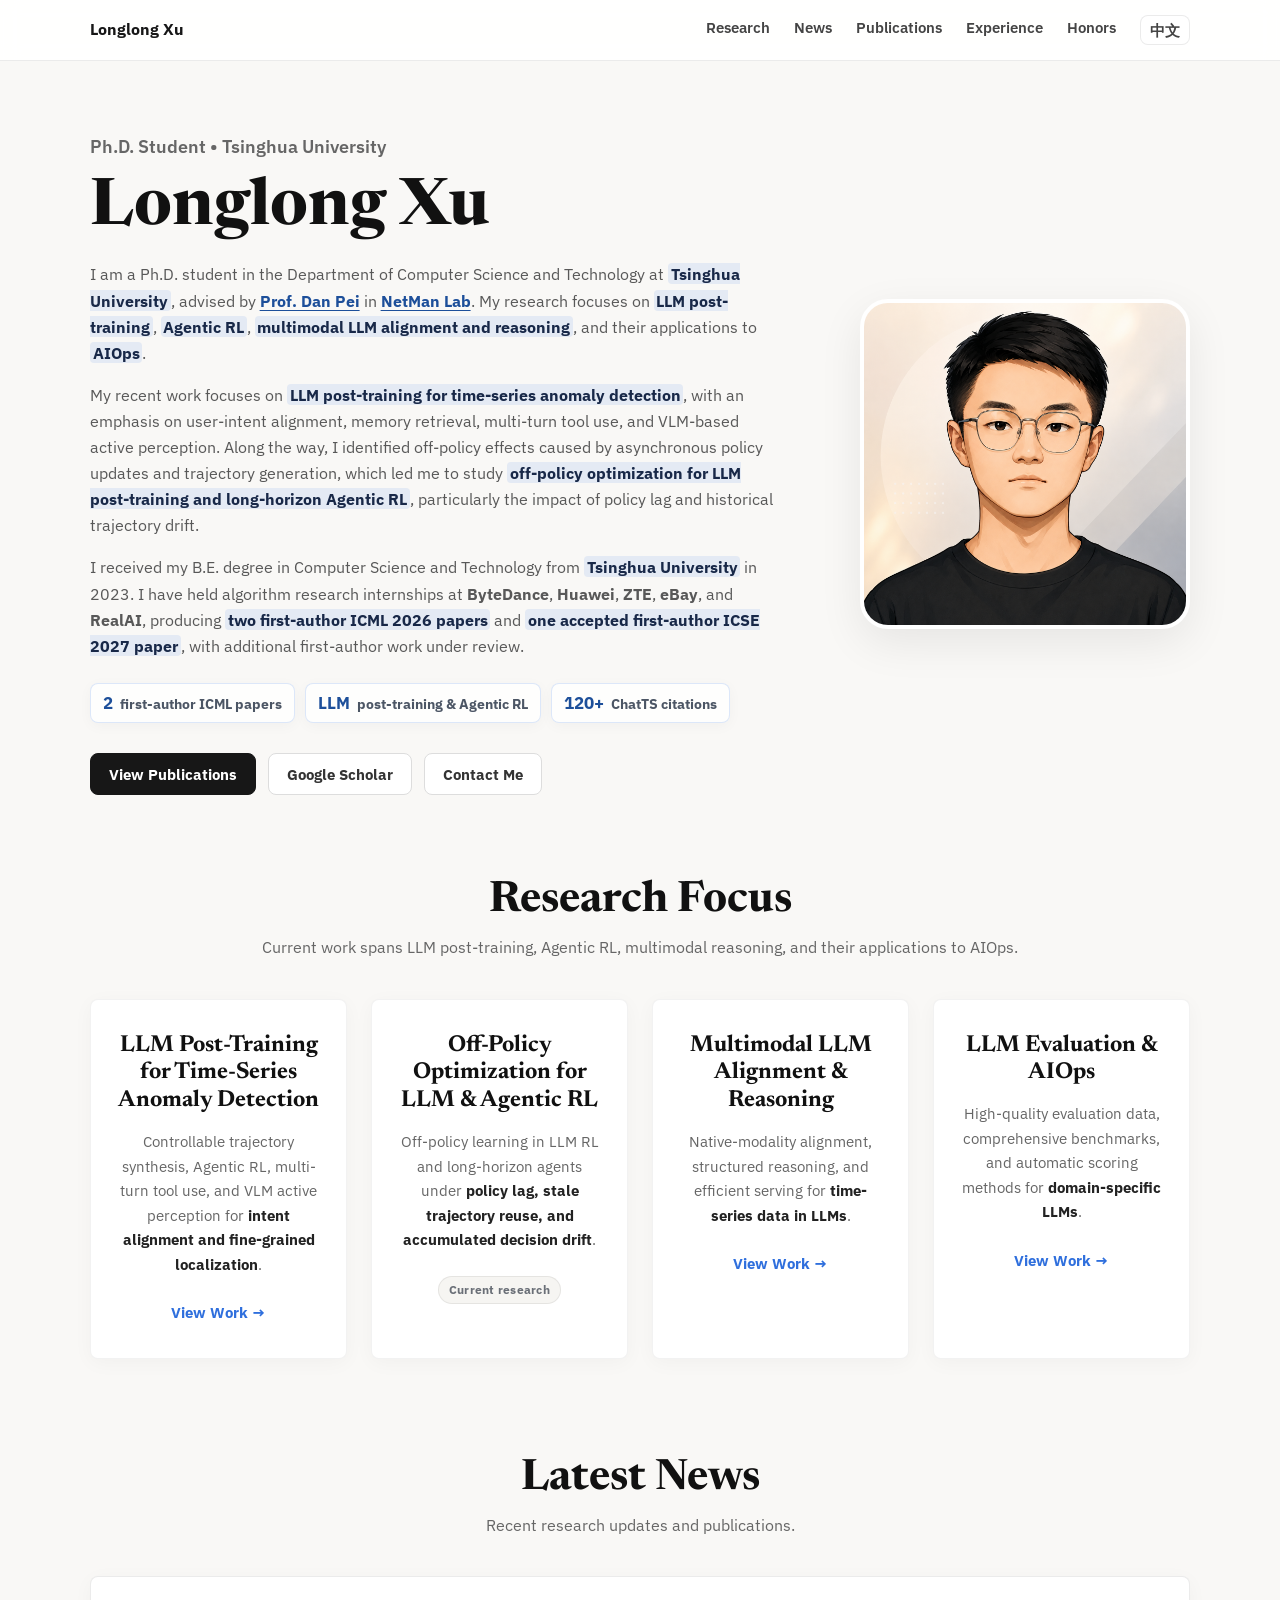
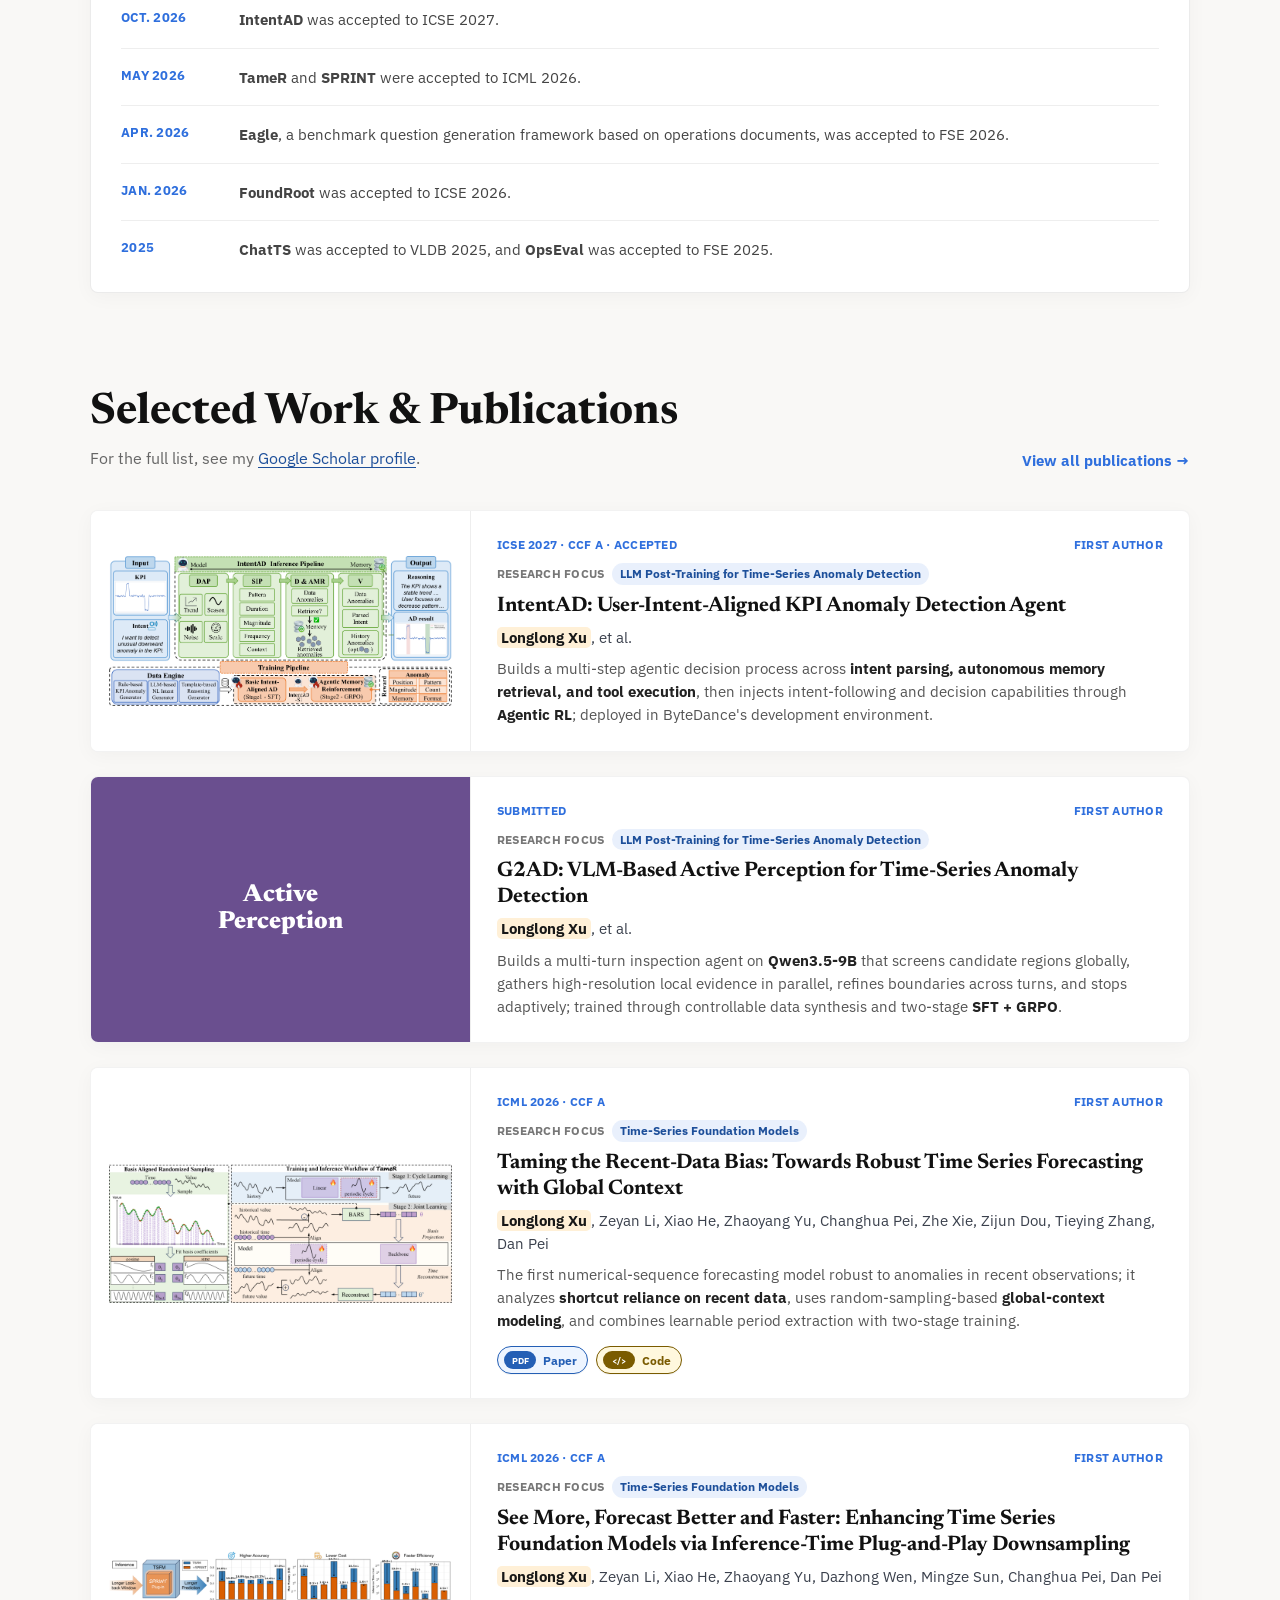
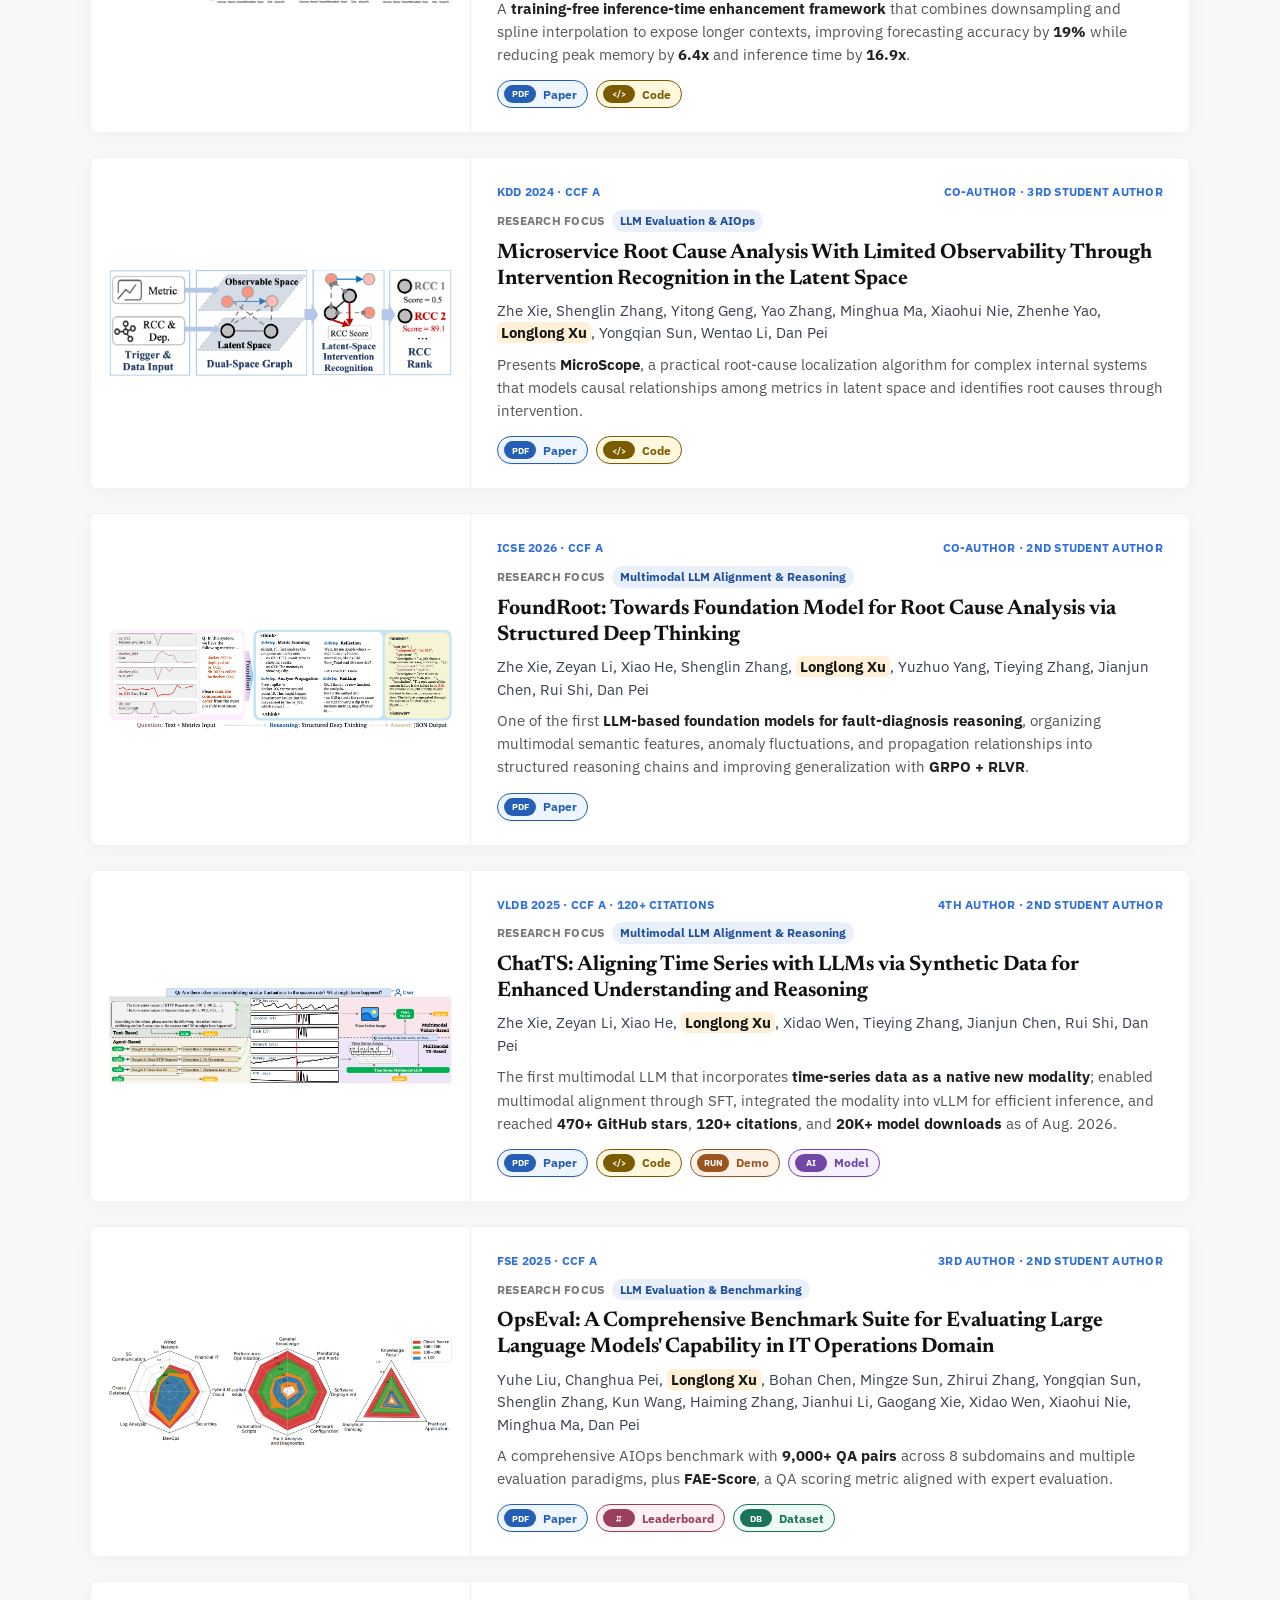
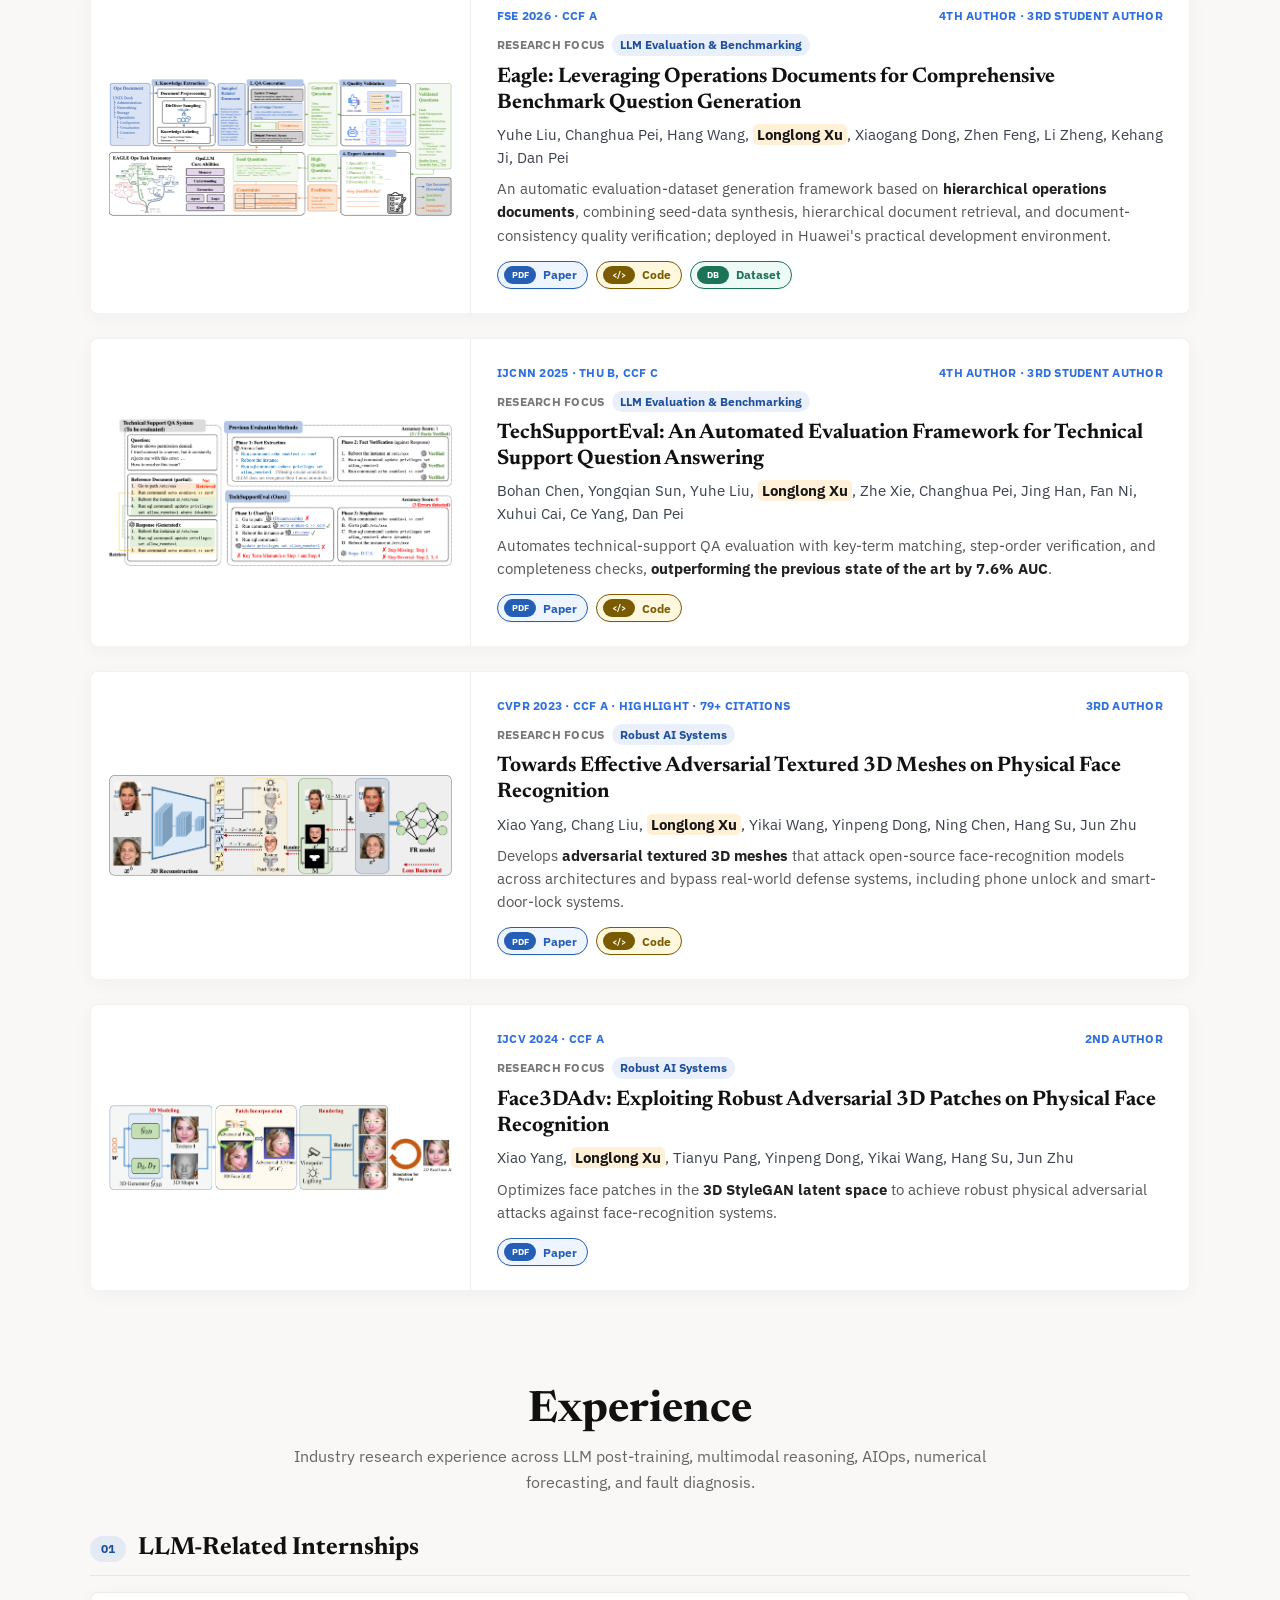
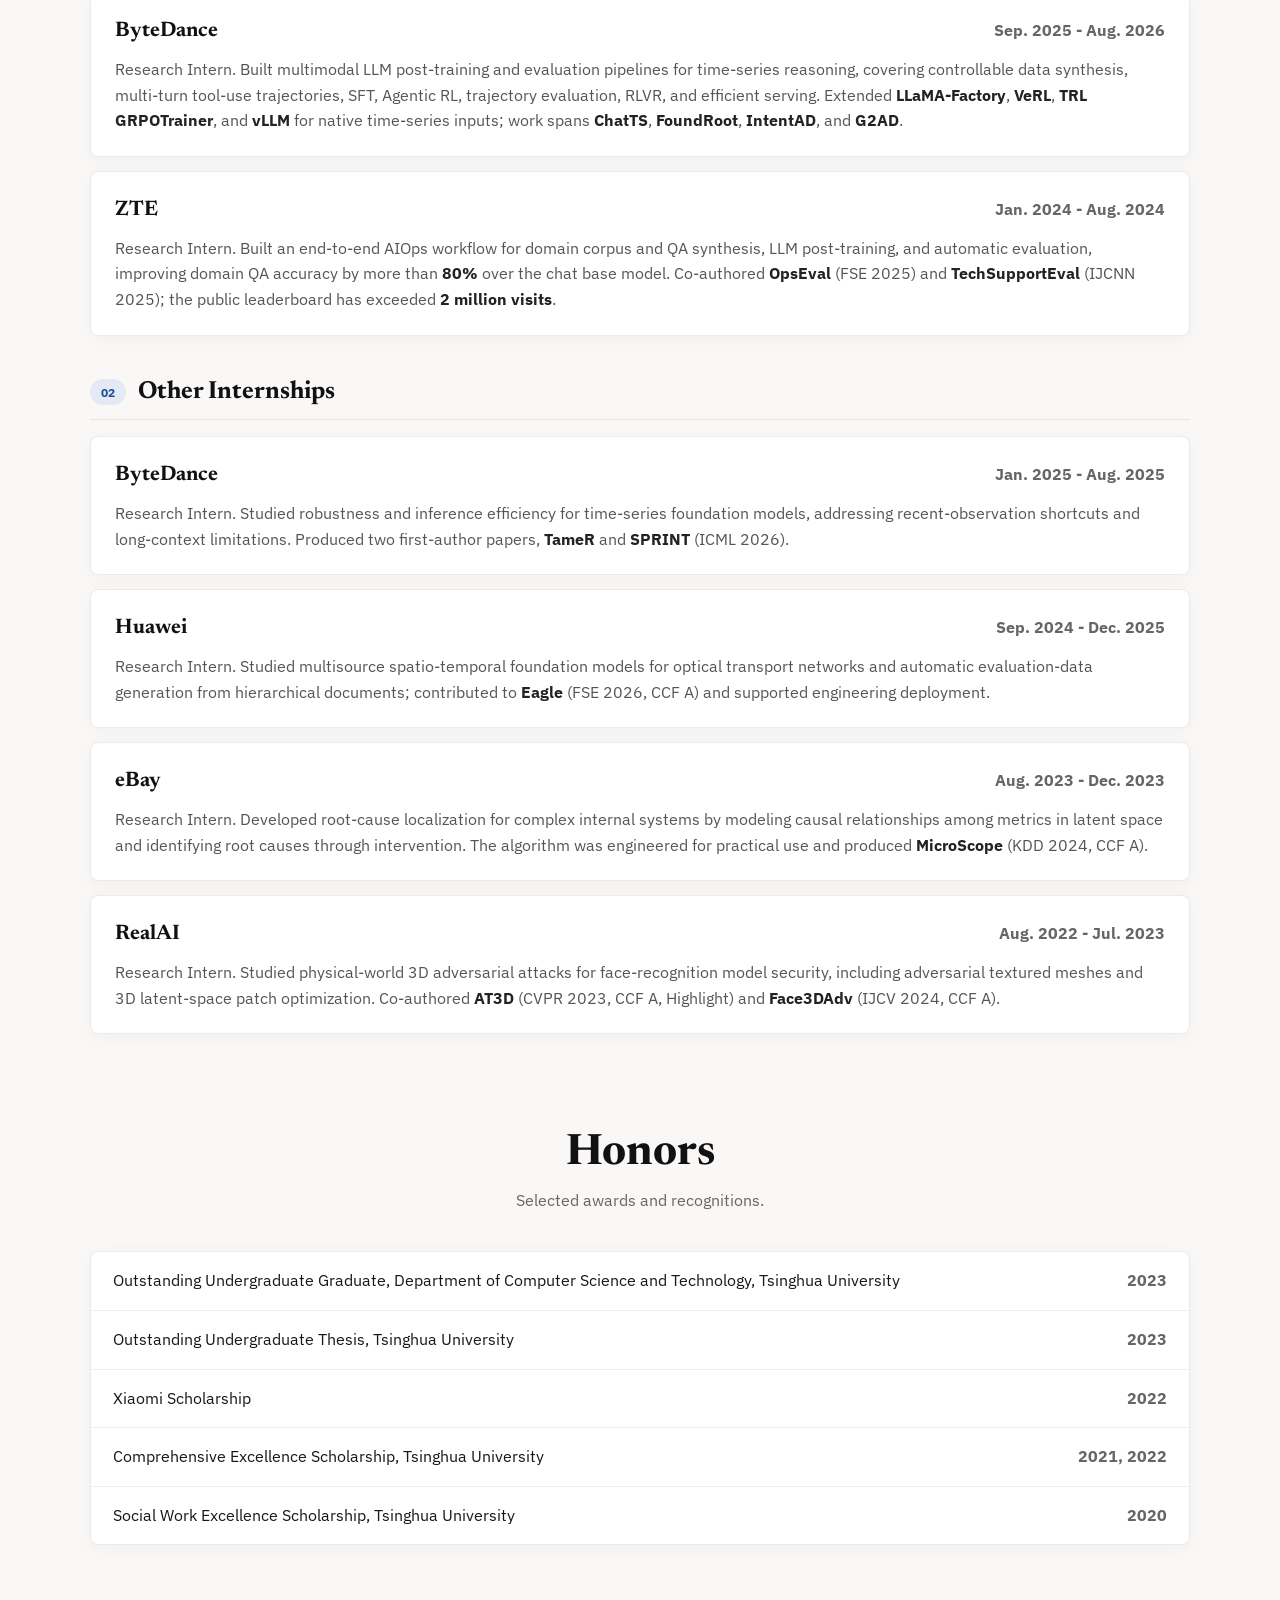
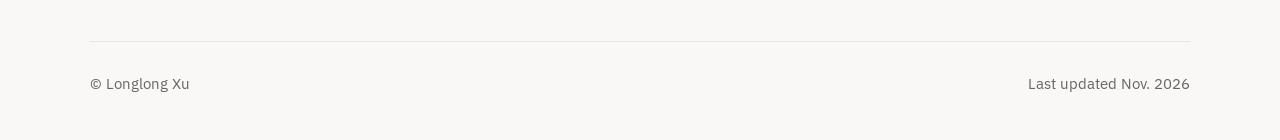
<file: index.html>
<!doctype html>
<html lang="en">
  <head>
    <meta charset="utf-8" />
    <meta name="viewport" content="width=device-width, initial-scale=1" />
    <title>Longlong Xu - Homepage</title>
    <meta
      name="description"
      content="Longlong Xu is a Ph.D. student at Tsinghua University working on LLM post-training, Agentic RL, multimodal LLM alignment and reasoning, and AIOps."
    />
    <link rel="preconnect" href="https://fonts.googleapis.com" />
    <link rel="preconnect" href="https://fonts.gstatic.com" crossorigin />
    <link href="https://fonts.googleapis.com/css2?family=IBM+Plex+Sans:wght@400;500;600;700&amp;family=Newsreader:opsz,wght@6..72,600;6..72,700;6..72,800&amp;display=swap" rel="stylesheet" />
    <link rel="stylesheet" href="styles.css?v=20260830-3" />
  </head>
  <body>
    <header class="site-header">
      <div class="nav-shell">
        <a class="brand" href="#top" aria-label="Longlong Xu home">Longlong Xu</a>
        <nav class="nav" aria-label="Primary navigation">
          <a href="#research">Research</a>
          <a href="#news">News</a>
          <a href="#publications">Publications</a>
          <a href="#experience">Experience</a>
          <a href="#honors">Honors</a>
          <a class="lang-link" href="zh.html">中文</a>
        </nav>
      </div>
    </header>

    <main id="top" class="container">
      <section class="hero">
        <div class="hero-text">
          <span class="hero-subtitle">Ph.D. Student • Tsinghua University</span>
          <h1>Longlong Xu</h1>
          <p class="hero-bio">
            I am a Ph.D. student in the Department of Computer Science and Technology at <strong class="highlight">Tsinghua University</strong>, advised by
            <a href="https://netman.aiops.org/~peidan/"><strong>Prof. Dan Pei</strong></a> in
            <a href="https://netman.aiops.org/"><strong>NetMan Lab</strong></a>. My research focuses on <strong class="highlight">LLM post-training</strong>, <strong class="highlight">Agentic RL</strong>, <strong class="highlight">multimodal LLM alignment and reasoning</strong>, and their applications to <strong class="highlight">AIOps</strong>.
          </p>
          <p class="hero-bio">
            My recent work focuses on <strong class="highlight">LLM post-training for time-series anomaly detection</strong>, with an emphasis on user-intent alignment, memory retrieval, multi-turn tool use, and VLM-based active perception. Along the way, I identified off-policy effects caused by asynchronous policy updates and trajectory generation, which led me to study <strong class="highlight">off-policy optimization for LLM post-training and long-horizon Agentic RL</strong>, particularly the impact of policy lag and historical trajectory drift.
          </p>
          <p class="hero-bio">
            I received my B.E. degree in Computer Science and Technology from <strong class="highlight">Tsinghua University</strong> in 2023. I have held algorithm research internships at <strong>ByteDance</strong>, <strong>Huawei</strong>, <strong>ZTE</strong>, <strong>eBay</strong>, and <strong>RealAI</strong>, producing <strong class="highlight">two first-author ICML 2026 papers</strong> and <strong class="highlight">one accepted first-author ICSE 2027 paper</strong>, with additional first-author work under review.
          </p>
          <div class="hero-metrics" aria-label="Research highlights">
            <span><strong>2</strong> first-author ICML papers</span>
            <span><strong>LLM</strong> post-training &amp; Agentic RL</span>
            <span><strong>120+</strong> ChatTS citations</span>
          </div>
          <div class="hero-links" aria-label="Profile links">
            <a class="button primary" href="#publications">View Publications</a>
            <a class="button" href="https://scholar.google.com/citations?user=f_3R4qEAAAAJ&amp;hl=en">Google Scholar</a>
            <a class="button" href="mailto:xull23@mails.tsinghua.edu.cn">Contact Me</a>
          </div>
        </div>
        <figure class="hero-image">
          <img src="assets/avatar.png" alt="Longlong Xu profile photo." />
        </figure>
      </section>

      <section id="research" class="section">
        <div class="section-header research-header">
          <div class="research-copy">
            <h2>Research Focus</h2>
            <p>Current work spans LLM post-training, Agentic RL, multimodal reasoning, and their applications to AIOps.</p>
          </div>
        </div>
        <div class="pillars-grid">
          <article class="pillar-card">
            <h3>LLM Post-Training for Time-Series Anomaly Detection</h3>
            <p>Controllable trajectory synthesis, Agentic RL, multi-turn tool use, and VLM active perception for <strong>intent alignment and fine-grained localization</strong>.</p>
            <a class="pillar-link" href="#pub-post-training">View Work →</a>
          </article>
          <article class="pillar-card">
            <h3>Off-Policy Optimization for LLM &amp; Agentic RL</h3>
            <p>Off-policy learning in LLM RL and long-horizon agents under <strong>policy lag, stale trajectory reuse, and accumulated decision drift</strong>.</p>
            <span class="pillar-status">Current research</span>
          </article>
          <article class="pillar-card">
            <h3>Multimodal LLM Alignment &amp; Reasoning</h3>
            <p>Native-modality alignment, structured reasoning, and efficient serving for <strong>time-series data in LLMs</strong>.</p>
            <a class="pillar-link" href="#pub-multimodal">View Work →</a>
          </article>
          <article class="pillar-card">
            <h3>LLM Evaluation &amp; AIOps</h3>
            <p>High-quality evaluation data, comprehensive benchmarks, and automatic scoring methods for <strong>domain-specific LLMs</strong>.</p>
            <a class="pillar-link" href="#pub-llm-evaluation">View Work →</a>
          </article>
        </div>
      </section>

      <section id="news" class="section">
        <div class="section-header">
          <h2>Latest News</h2>
          <p>Recent research updates and publications.</p>
        </div>
        <div class="news-box">
          <div class="news-item">
            <span class="news-date">Oct. 2026</span>
            <span class="news-content"><strong>IntentAD</strong> was accepted to ICSE 2027.</span>
          </div>
          <div class="news-item">
            <span class="news-date">May 2026</span>
            <span class="news-content"><strong>TameR</strong> and <strong>SPRINT</strong> were accepted to ICML 2026.</span>
          </div>
          <div class="news-item">
            <span class="news-date">Apr. 2026</span>
            <span class="news-content"><strong>Eagle</strong>, a benchmark question generation framework based on operations documents, was accepted to FSE 2026.</span>
          </div>
          <div class="news-item">
            <span class="news-date">Jan. 2026</span>
            <span class="news-content"><strong>FoundRoot</strong> was accepted to ICSE 2026.</span>
          </div>
          <div class="news-item">
            <span class="news-date">2025</span>
            <span class="news-content"><strong>ChatTS</strong> was accepted to VLDB 2025, and <strong>OpsEval</strong> was accepted to FSE 2025.</span>
          </div>
        </div>
      </section>

      <section id="publications" class="section">
        <div class="section-header split">
          <div>
            <h2>Selected Work &amp; Publications</h2>
            <p>For the full list, see my <a href="https://scholar.google.com/citations?user=f_3R4qEAAAAJ&amp;hl=en">Google Scholar profile</a>.</p>
          </div>
          <a class="section-action" href="https://scholar.google.com/citations?user=f_3R4qEAAAAJ&amp;hl=en">View all publications →</a>
        </div>

        <div class="paper-list">
          <article class="paper-card" id="pub-post-training">
            <div class="card-thumb"><img src="assets/publications/generated/intentad.png" alt="IntentAD overall framework: intent-aligned inference, memory retrieval, and two-stage training." /></div>
            <div class="card-content">
              <div class="meta-row"><span>ICSE 2027 · CCF A · Accepted</span><span>First author</span></div>
              <p class="focus-line"><span>Research Focus</span><a href="#research">LLM Post-Training for Time-Series Anomaly Detection</a></p>
              <h3>IntentAD: User-Intent-Aligned KPI Anomaly Detection Agent</h3>
              <p class="authors"><strong class="me">Longlong Xu</strong>, et al.</p>
              <p class="paper-desc">Builds a multi-step agentic decision process across <strong>intent parsing, autonomous memory retrieval, and tool execution</strong>, then injects intent-following and decision capabilities through <strong>Agentic RL</strong>; deployed in ByteDance's development environment.</p>
            </div>
          </article>

          <article class="paper-card" id="pub-active-perception">
            <div class="card-thumb tone-purple"><span>Active<br />Perception</span></div>
            <div class="card-content">
              <div class="meta-row"><span>Submitted</span><span>First author</span></div>
              <p class="focus-line"><span>Research Focus</span><a href="#research">LLM Post-Training for Time-Series Anomaly Detection</a></p>
              <h3>G2AD: VLM-Based Active Perception for Time-Series Anomaly Detection</h3>
              <p class="authors"><strong class="me">Longlong Xu</strong>, et al.</p>
              <p class="paper-desc">Builds a multi-turn inspection agent on <strong>Qwen3.5-9B</strong> that screens candidate regions globally, gathers high-resolution local evidence in parallel, refines boundaries across turns, and stops adaptively; trained through controllable data synthesis and two-stage <strong>SFT + GRPO</strong>.</p>
            </div>
          </article>

          <article class="paper-card" id="pub-long-sequence">
            <div class="card-thumb"><img src="assets/publications/generated/tamer.png" alt="TameR paper figure." /></div>
            <div class="card-content">
              <div class="meta-row"><span>ICML 2026 · CCF A</span><span>First author</span></div>
              <p class="focus-line"><span>Research Focus</span><a href="#research">Time-Series Foundation Models</a></p>
              <h3>Taming the Recent-Data Bias: Towards Robust Time Series Forecasting with Global Context</h3>
              <p class="authors"><strong class="me">Longlong Xu</strong>, Zeyan Li, Xiao He, Zhaoyang Yu, Changhua Pei, Zhe Xie, Zijun Dou, Tieying Zhang, Dan Pei</p>
              <p class="paper-desc">The first numerical-sequence forecasting model robust to anomalies in recent observations; it analyzes <strong>shortcut reliance on recent data</strong>, uses random-sampling-based <strong>global-context modeling</strong>, and combines learnable period extraction with two-stage training.</p>
              <p class="pub-links"><a class="link-paper" href="https://netman.aiops.org/wp-content/uploads/2026/05/ICML26_TameR_20260520.pdf">Paper</a><a class="link-code" href="https://github.com/NetManAIOps/TameR">Code</a></p>
            </div>
          </article>

          <article class="paper-card">
            <div class="card-thumb"><img src="assets/publications/generated/sprint.png" alt="SPRINT paper figure." /></div>
            <div class="card-content">
              <div class="meta-row"><span>ICML 2026 · CCF A</span><span>First author</span></div>
              <p class="focus-line"><span>Research Focus</span><a href="#research">Time-Series Foundation Models</a></p>
              <h3>See More, Forecast Better and Faster: Enhancing Time Series Foundation Models via Inference-Time Plug-and-Play Downsampling</h3>
              <p class="authors"><strong class="me">Longlong Xu</strong>, Zeyan Li, Xiao He, Zhaoyang Yu, Dazhong Wen, Mingze Sun, Changhua Pei, Dan Pei</p>
              <p class="paper-desc">A <strong>training-free inference-time enhancement framework</strong> that combines downsampling and spline interpolation to expose longer contexts, improving forecasting accuracy by <strong>19%</strong> while reducing peak memory by <strong>6.4x</strong> and inference time by <strong>16.9x</strong>.</p>
              <p class="pub-links"><a class="link-paper" href="https://netman.aiops.org/wp-content/uploads/2026/05/ICML26_SPRINT_20260522.pdf">Paper</a><a class="link-code" href="https://github.com/NetManAIOps/SPRINT">Code</a></p>
            </div>
          </article>

          <article class="paper-card">
            <div class="card-thumb"><img src="assets/publications/generated/latentscope.png" alt="MicroScope root-cause localization framework figure." /></div>
            <div class="card-content">
              <div class="meta-row"><span>KDD 2024 · CCF A</span><span>Co-author · 3rd student author</span></div>
              <p class="focus-line"><span>Research Focus</span><a href="#research">LLM Evaluation &amp; AIOps</a></p>
              <h3>Microservice Root Cause Analysis With Limited Observability Through Intervention Recognition in the Latent Space</h3>
              <p class="authors">Zhe Xie, Shenglin Zhang, Yitong Geng, Yao Zhang, Minghua Ma, Xiaohui Nie, Zhenhe Yao, <strong class="me">Longlong Xu</strong>, Yongqian Sun, Wentao Li, Dan Pei</p>
              <p class="paper-desc">Presents <strong>MicroScope</strong>, a practical root-cause localization algorithm for complex internal systems that models causal relationships among metrics in latent space and identifies root causes through intervention.</p>
              <p class="pub-links"><a class="link-paper" href="https://netman.aiops.org/wp-content/uploads/2024/07/LatentScope_CameraReady_final.pdf">Paper</a><a class="link-code" href="https://github.com/NetManAIOps/LatentScope">Code</a></p>
            </div>
          </article>

          <article class="paper-card">
            <div class="card-thumb"><img src="assets/publications/generated/foundroot.png" alt="FoundRoot structured deep thinking figure." /></div>
            <div class="card-content">
              <div class="meta-row"><span>ICSE 2026 · CCF A</span><span>Co-author · 2nd student author</span></div>
              <p class="focus-line"><span>Research Focus</span><a href="#research">Multimodal LLM Alignment &amp; Reasoning</a></p>
              <h3>FoundRoot: Towards Foundation Model for Root Cause Analysis via Structured Deep Thinking</h3>
              <p class="authors">Zhe Xie, Zeyan Li, Xiao He, Shenglin Zhang, <strong class="me">Longlong Xu</strong>, Yuzhuo Yang, Tieying Zhang, Jianjun Chen, Rui Shi, Dan Pei</p>
              <p class="paper-desc">One of the first <strong>LLM-based foundation models for fault-diagnosis reasoning</strong>, organizing multimodal semantic features, anomaly fluctuations, and propagation relationships into structured reasoning chains and improving generalization with <strong>GRPO + RLVR</strong>.</p>
              <p class="pub-links"><a class="link-paper" href="https://netman.aiops.org/wp-content/uploads/2026/01/foundroot_camera_ready.pdf">Paper</a></p>
            </div>
          </article>

          <article class="paper-card" id="pub-multimodal">
            <div class="card-thumb"><img src="assets/publications/generated/chatts.png" alt="ChatTS time-series multimodal LLM figure." /></div>
            <div class="card-content">
              <div class="meta-row"><span>VLDB 2025 · CCF A · 120+ citations</span><span>4th author · 2nd student author</span></div>
              <p class="focus-line"><span>Research Focus</span><a href="#research">Multimodal LLM Alignment &amp; Reasoning</a></p>
              <h3>ChatTS: Aligning Time Series with LLMs via Synthetic Data for Enhanced Understanding and Reasoning</h3>
              <p class="authors">Zhe Xie, Zeyan Li, Xiao He, <strong class="me">Longlong Xu</strong>, Xidao Wen, Tieying Zhang, Jianjun Chen, Rui Shi, Dan Pei</p>
              <p class="paper-desc">The first multimodal LLM that incorporates <strong>time-series data as a native new modality</strong>; enabled multimodal alignment through SFT, integrated the modality into vLLM for efficient inference, and reached <strong>470+ GitHub stars</strong>, <strong>120+ citations</strong>, and <strong>20K+ model downloads</strong> as of Aug. 2026.</p>
              <p class="pub-links"><a class="link-paper" href="https://netman.aiops.org/wp-content/uploads/2025/05/VLDB_2025_Camera_Ready-1.pdf">Paper</a><a class="link-code" href="https://github.com/NetManAIOps/ChatTS">Code</a><a class="link-demo" href="https://huggingface.co/spaces/xiezhe22/ChatTS">Demo</a><a class="link-model" href="https://huggingface.co/bytedance-research/ChatTS-14B">Model</a></p>
            </div>
          </article>

          <article class="paper-card" id="pub-llm-evaluation">
            <div class="card-thumb"><img src="assets/publications/generated/opseval.png" alt="OpsEval framework figure." /></div>
            <div class="card-content">
              <div class="meta-row"><span>FSE 2025 · CCF A</span><span>3rd author · 2nd student author</span></div>
              <p class="focus-line"><span>Research Focus</span><a href="#research">LLM Evaluation &amp; Benchmarking</a></p>
              <h3>OpsEval: A Comprehensive Benchmark Suite for Evaluating Large Language Models' Capability in IT Operations Domain</h3>
              <p class="authors">Yuhe Liu, Changhua Pei, <strong class="me">Longlong Xu</strong>, Bohan Chen, Mingze Sun, Zhirui Zhang, Yongqian Sun, Shenglin Zhang, Kun Wang, Haiming Zhang, Jianhui Li, Gaogang Xie, Xidao Wen, Xiaohui Nie, Minghua Ma, Dan Pei</p>
              <p class="paper-desc">A comprehensive AIOps benchmark with <strong>9,000+ QA pairs</strong> across 8 subdomains and multiple evaluation paradigms, plus <strong>FAE-Score</strong>, a QA scoring metric aligned with expert evaluation.</p>
              <p class="pub-links"><a class="link-paper" href="https://netman.aiops.org/wp-content/uploads/2025/04/OpsEval_FSE_0421.pdf">Paper</a><a class="link-leaderboard" href="https://opseval.cstcloud.cn/v2">Leaderboard</a><a class="link-data" href="https://github.com/NetManAIOps/OpsEval-Datasets">Dataset</a></p>
            </div>
          </article>

          <article class="paper-card">
            <div class="card-thumb"><img src="assets/publications/generated/eagle.png" alt="Eagle benchmark generation framework figure." /></div>
            <div class="card-content">
              <div class="meta-row"><span>FSE 2026 · CCF A</span><span>4th author · 3rd student author</span></div>
              <p class="focus-line"><span>Research Focus</span><a href="#research">LLM Evaluation &amp; Benchmarking</a></p>
              <h3>Eagle: Leveraging Operations Documents for Comprehensive Benchmark Question Generation</h3>
              <p class="authors">Yuhe Liu, Changhua Pei, Hang Wang, <strong class="me">Longlong Xu</strong>, Xiaogang Dong, Zhen Feng, Li Zheng, Kehang Ji, Dan Pei</p>
              <p class="paper-desc">An automatic evaluation-dataset generation framework based on <strong>hierarchical operations documents</strong>, combining seed-data synthesis, hierarchical document retrieval, and document-consistency quality verification; deployed in Huawei's practical development environment.</p>
              <p class="pub-links"><a class="link-paper" href="https://netman.aiops.org/wp-content/uploads/2026/04/Eagle__FSE_indu_camera_ready_0326.pdf">Paper</a><a class="link-code" href="https://github.com/NickLennonLiu/eagle_code">Code</a><a class="link-data" href="https://github.com/NickLennonLiu/eagle_data">Dataset</a></p>
            </div>
          </article>

          <article class="paper-card">
            <div class="card-thumb"><img src="assets/publications/generated/techsupporteval.png" alt="TechSupportEval comparison figure." /></div>
            <div class="card-content">
              <div class="meta-row"><span>IJCNN 2025 · THU B, CCF C</span><span>4th author · 3rd student author</span></div>
              <p class="focus-line"><span>Research Focus</span><a href="#research">LLM Evaluation &amp; Benchmarking</a></p>
              <h3>TechSupportEval: An Automated Evaluation Framework for Technical Support Question Answering</h3>
              <p class="authors">Bohan Chen, Yongqian Sun, Yuhe Liu, <strong class="me">Longlong Xu</strong>, Zhe Xie, Changhua Pei, Jing Han, Fan Ni, Xuhui Cai, Ce Yang, Dan Pei</p>
              <p class="paper-desc">Automates technical-support QA evaluation with key-term matching, step-order verification, and completeness checks, <strong>outperforming the previous state of the art by 7.6% AUC</strong>.</p>
              <p class="pub-links"><a class="link-paper" href="https://netman.aiops.org/wp-content/uploads/2025/09/TechSupportEval.pdf">Paper</a><a class="link-code" href="https://github.com/NetManAIOps/TechSupportEval">Code</a></p>
            </div>
          </article>

          <article class="paper-card" id="pub-robust-ai">
            <div class="card-thumb"><img src="assets/publications/generated/at3d.png" alt="Adversarial textured 3D meshes framework figure." /></div>
            <div class="card-content">
              <div class="meta-row"><span>CVPR 2023 · CCF A · Highlight · 79+ citations</span><span>3rd author</span></div>
              <p class="focus-line"><span>Research Focus</span><a href="#research">Robust AI Systems</a></p>
              <h3>Towards Effective Adversarial Textured 3D Meshes on Physical Face Recognition</h3>
              <p class="authors">Xiao Yang, Chang Liu, <strong class="me">Longlong Xu</strong>, Yikai Wang, Yinpeng Dong, Ning Chen, Hang Su, Jun Zhu</p>
              <p class="paper-desc">Develops <strong>adversarial textured 3D meshes</strong> that attack open-source face-recognition models across architectures and bypass real-world defense systems, including phone unlock and smart-door-lock systems.</p>
              <p class="pub-links"><a class="link-paper" href="https://arxiv.org/pdf/2303.15818">Paper</a><a class="link-code" href="https://github.com/thu-ml/AT3D">Code</a></p>
            </div>
          </article>

          <article class="paper-card">
            <div class="card-thumb"><img src="assets/publications/generated/face3dadv.png" alt="Overall simulation framework for developing physical attacks figure." /></div>
            <div class="card-content">
              <div class="meta-row"><span>IJCV 2024 · CCF A</span><span>2nd author</span></div>
              <p class="focus-line"><span>Research Focus</span><a href="#research">Robust AI Systems</a></p>
              <h3>Face3DAdv: Exploiting Robust Adversarial 3D Patches on Physical Face Recognition</h3>
              <p class="authors">Xiao Yang, <strong class="me">Longlong Xu</strong>, Tianyu Pang, Yinpeng Dong, Yikai Wang, Hang Su, Jun Zhu</p>
              <p class="paper-desc">Optimizes face patches in the <strong>3D StyleGAN latent space</strong> to achieve robust physical adversarial attacks against face-recognition systems.</p>
              <p class="pub-links"><a class="link-paper" href="https://link.springer.com/article/10.1007/s11263-024-02177-6">Paper</a></p>
            </div>
          </article>
        </div>
      </section>

      <section id="experience" class="section">
        <div class="section-header">
          <h2>Experience</h2>
          <p>Industry research experience across LLM post-training, multimodal reasoning, AIOps, numerical forecasting, and fault diagnosis.</p>
        </div>
        <div class="experience-groups">
          <section class="experience-group" aria-labelledby="experience-llm">
            <h3 class="experience-group-title" id="experience-llm"><span>01</span> LLM-Related Internships</h3>
            <div class="experience-list">
              <article>
                <div class="row-heading"><h3>ByteDance</h3><span>Sep. 2025 - Aug. 2026</span></div>
                <p>Research Intern. Built multimodal LLM post-training and evaluation pipelines for time-series reasoning, covering controllable data synthesis, multi-turn tool-use trajectories, SFT, Agentic RL, trajectory evaluation, RLVR, and efficient serving. Extended <strong>LLaMA-Factory</strong>, <strong>VeRL</strong>, <strong>TRL GRPOTrainer</strong>, and <strong>vLLM</strong> for native time-series inputs; work spans <strong>ChatTS</strong>, <strong>FoundRoot</strong>, <strong>IntentAD</strong>, and <strong>G2AD</strong>.</p>
              </article>
              <article>
                <div class="row-heading"><h3>ZTE</h3><span>Jan. 2024 - Aug. 2024</span></div>
                <p>Research Intern. Built an end-to-end AIOps workflow for domain corpus and QA synthesis, LLM post-training, and automatic evaluation, improving domain QA accuracy by more than <strong>80%</strong> over the chat base model. Co-authored <strong>OpsEval</strong> (FSE 2025) and <strong>TechSupportEval</strong> (IJCNN 2025); the public leaderboard has exceeded <strong>2 million visits</strong>.</p>
              </article>
            </div>
          </section>

          <section class="experience-group" aria-labelledby="experience-other">
            <h3 class="experience-group-title" id="experience-other"><span>02</span> Other Internships</h3>
            <div class="experience-list">
              <article>
                <div class="row-heading"><h3>ByteDance</h3><span>Jan. 2025 - Aug. 2025</span></div>
                <p>Research Intern. Studied robustness and inference efficiency for time-series foundation models, addressing recent-observation shortcuts and long-context limitations. Produced two first-author papers, <strong>TameR</strong> and <strong>SPRINT</strong> (ICML 2026).</p>
              </article>
              <article>
                <div class="row-heading"><h3>Huawei</h3><span>Sep. 2024 - Dec. 2025</span></div>
                <p>Research Intern. Studied multisource spatio-temporal foundation models for optical transport networks and automatic evaluation-data generation from hierarchical documents; contributed to <strong>Eagle</strong> (FSE 2026, CCF A) and supported engineering deployment.</p>
              </article>
              <article>
                <div class="row-heading"><h3>eBay</h3><span>Aug. 2023 - Dec. 2023</span></div>
                <p>Research Intern. Developed root-cause localization for complex internal systems by modeling causal relationships among metrics in latent space and identifying root causes through intervention. The algorithm was engineered for practical use and produced <strong>MicroScope</strong> (KDD 2024, CCF A).</p>
              </article>
              <article>
                <div class="row-heading"><h3>RealAI</h3><span>Aug. 2022 - Jul. 2023</span></div>
                <p>Research Intern. Studied physical-world 3D adversarial attacks for face-recognition model security, including adversarial textured meshes and 3D latent-space patch optimization. Co-authored <strong>AT3D</strong> (CVPR 2023, CCF A, Highlight) and <strong>Face3DAdv</strong> (IJCV 2024, CCF A).</p>
              </article>
            </div>
          </section>
        </div>
      </section>

      <section id="honors" class="section">
        <div class="section-header">
          <h2>Honors</h2>
          <p>Selected awards and recognitions.</p>
        </div>
        <ul class="honors-list">
          <li><span>Outstanding Undergraduate Graduate, Department of Computer Science and Technology, Tsinghua University</span><time>2023</time></li>
          <li><span>Outstanding Undergraduate Thesis, Tsinghua University</span><time>2023</time></li>
          <li><span>Xiaomi Scholarship</span><time>2022</time></li>
          <li><span>Comprehensive Excellence Scholarship, Tsinghua University</span><time>2021, 2022</time></li>
          <li><span>Social Work Excellence Scholarship, Tsinghua University</span><time>2020</time></li>
        </ul>
      </section>
    </main>

    <footer class="footer">
      <span>© Longlong Xu</span>
      <span>Last updated Nov. 2026</span>
    </footer>
    <script defer src="assets/analytics.js?v=20260609-1"></script>
  </body>
</html>
</file>
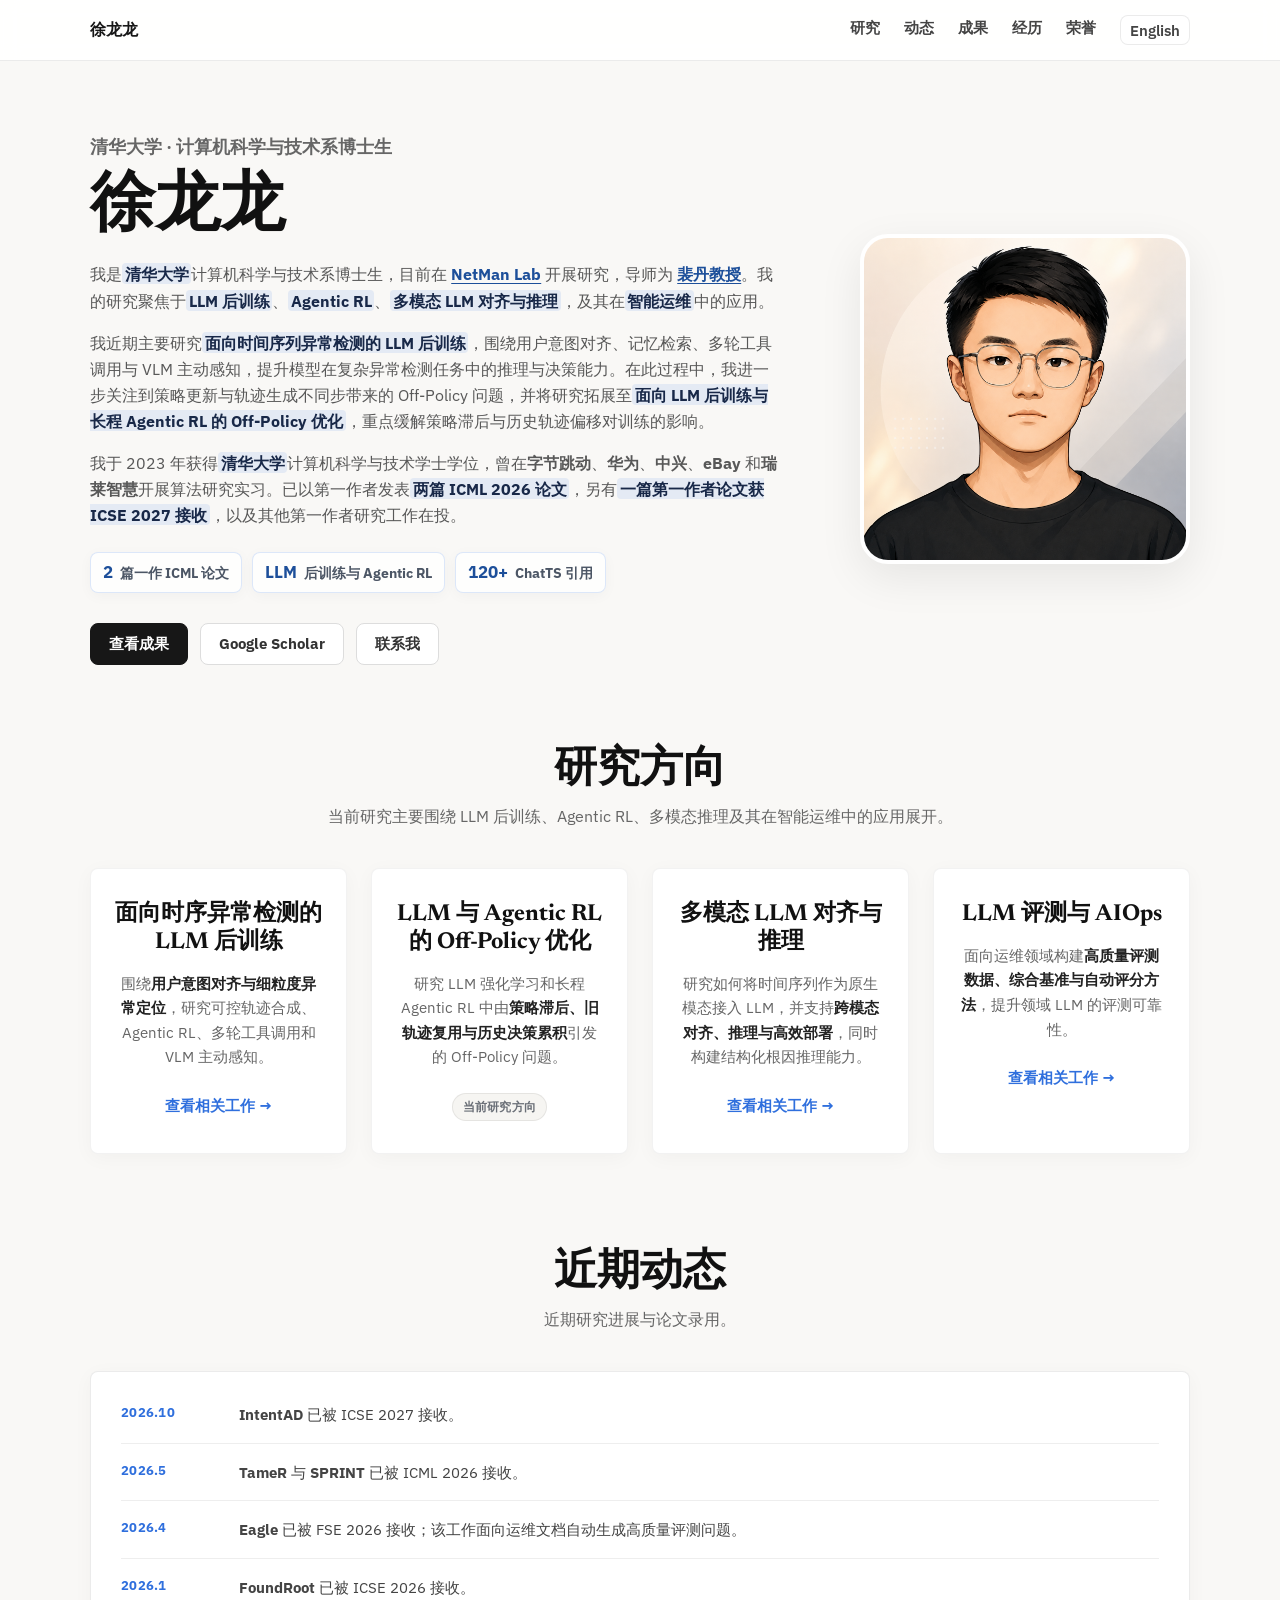
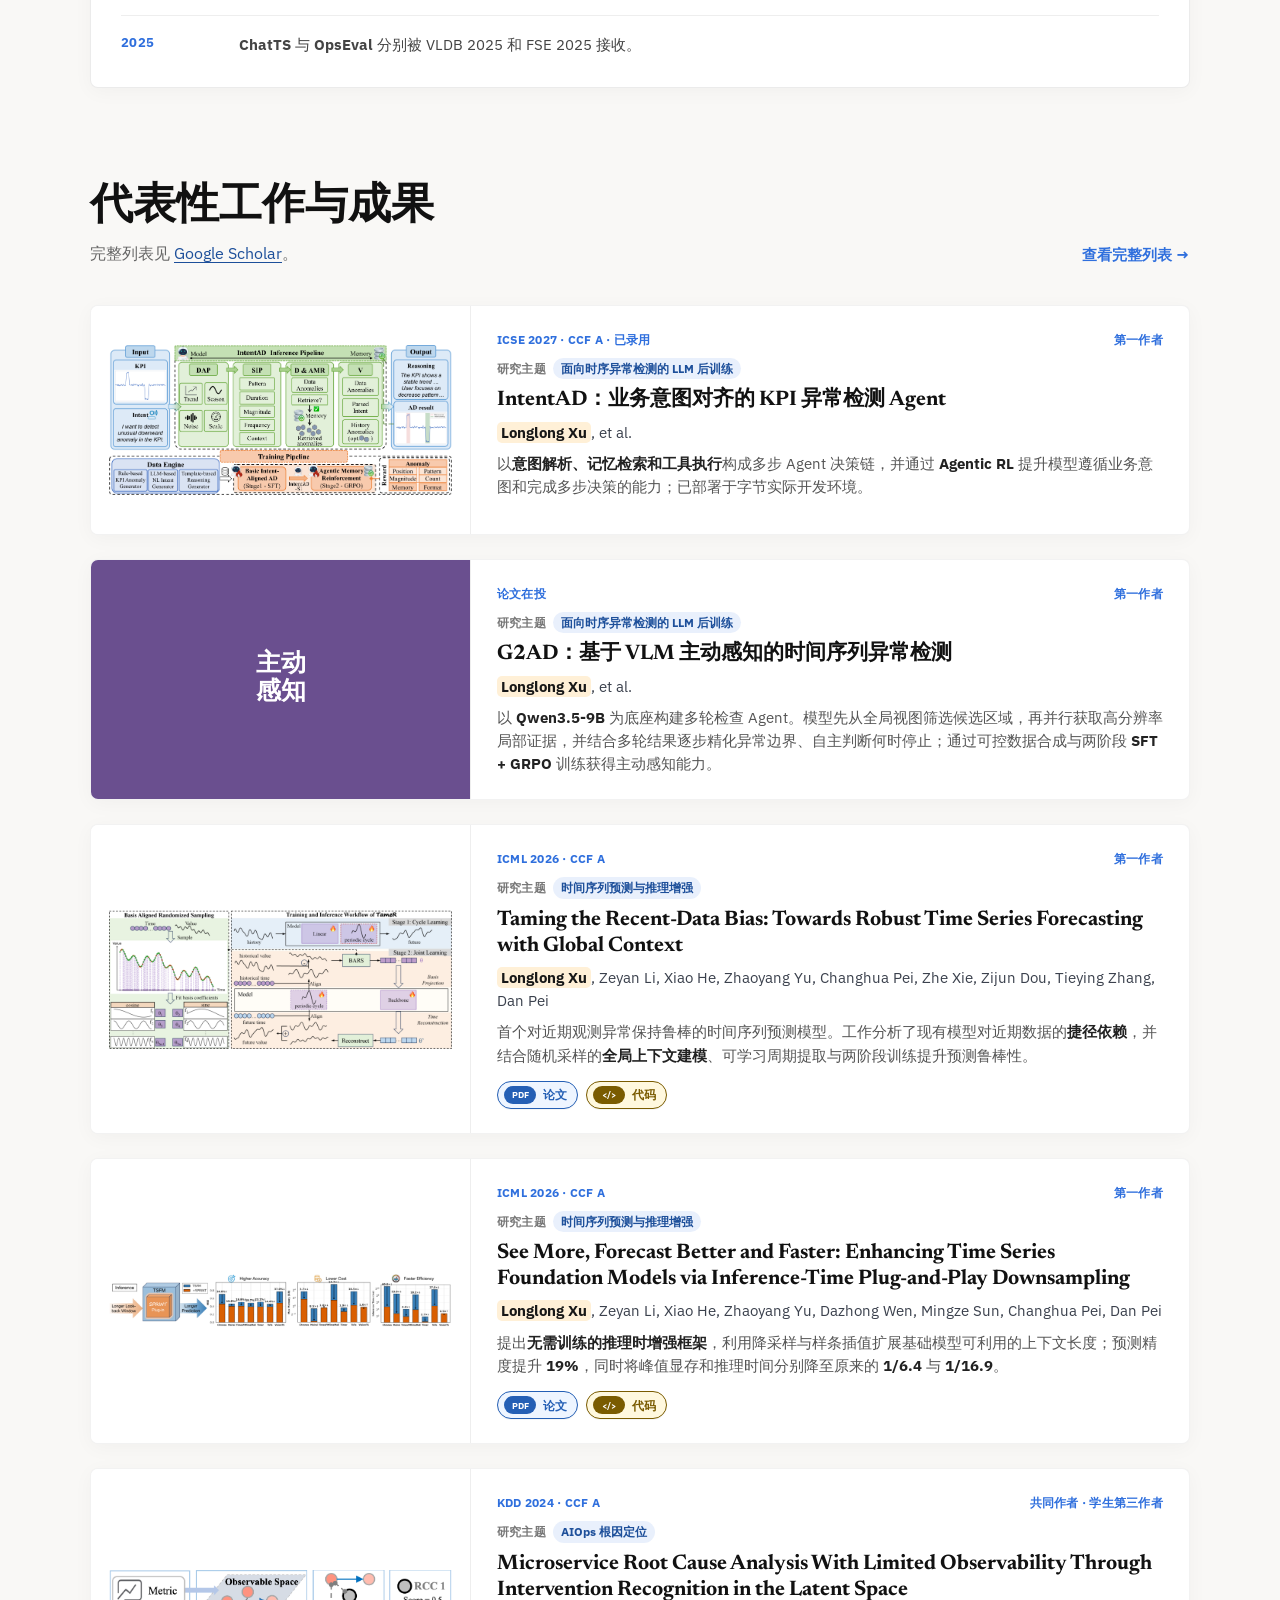
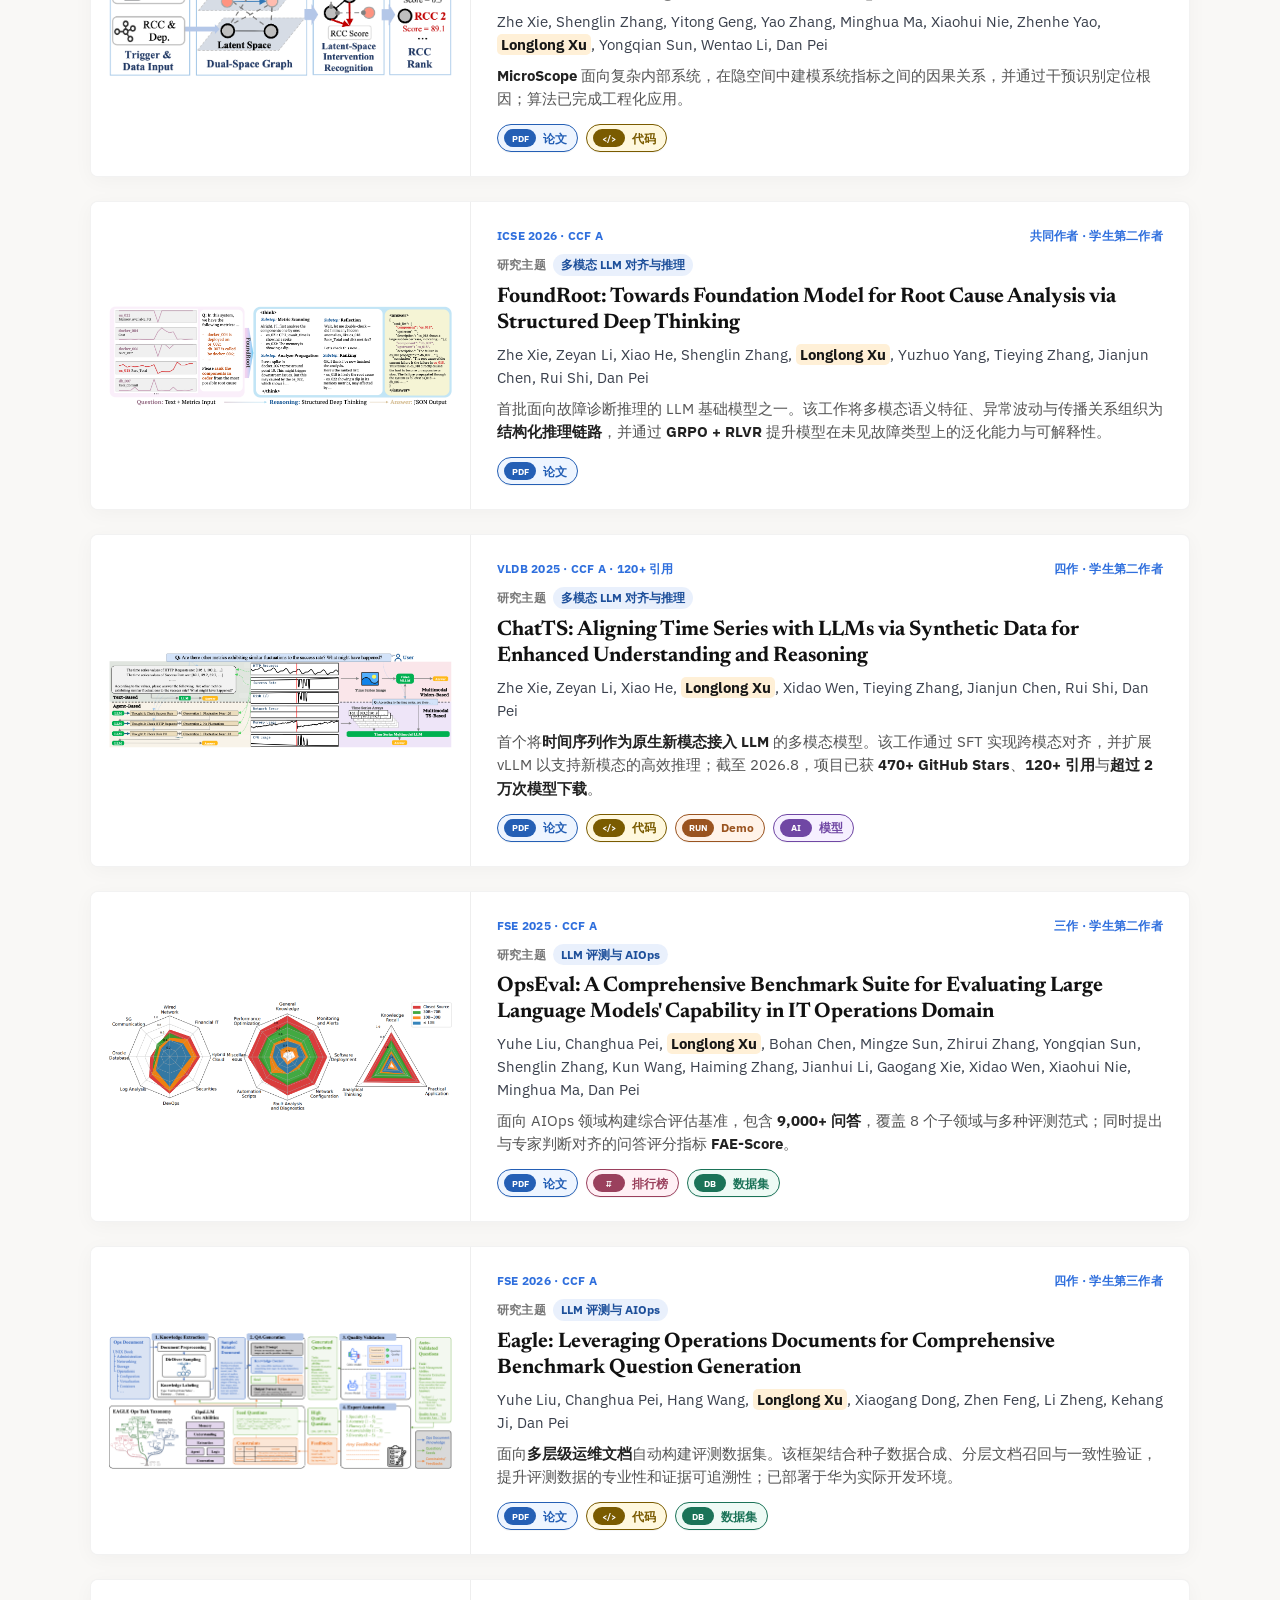
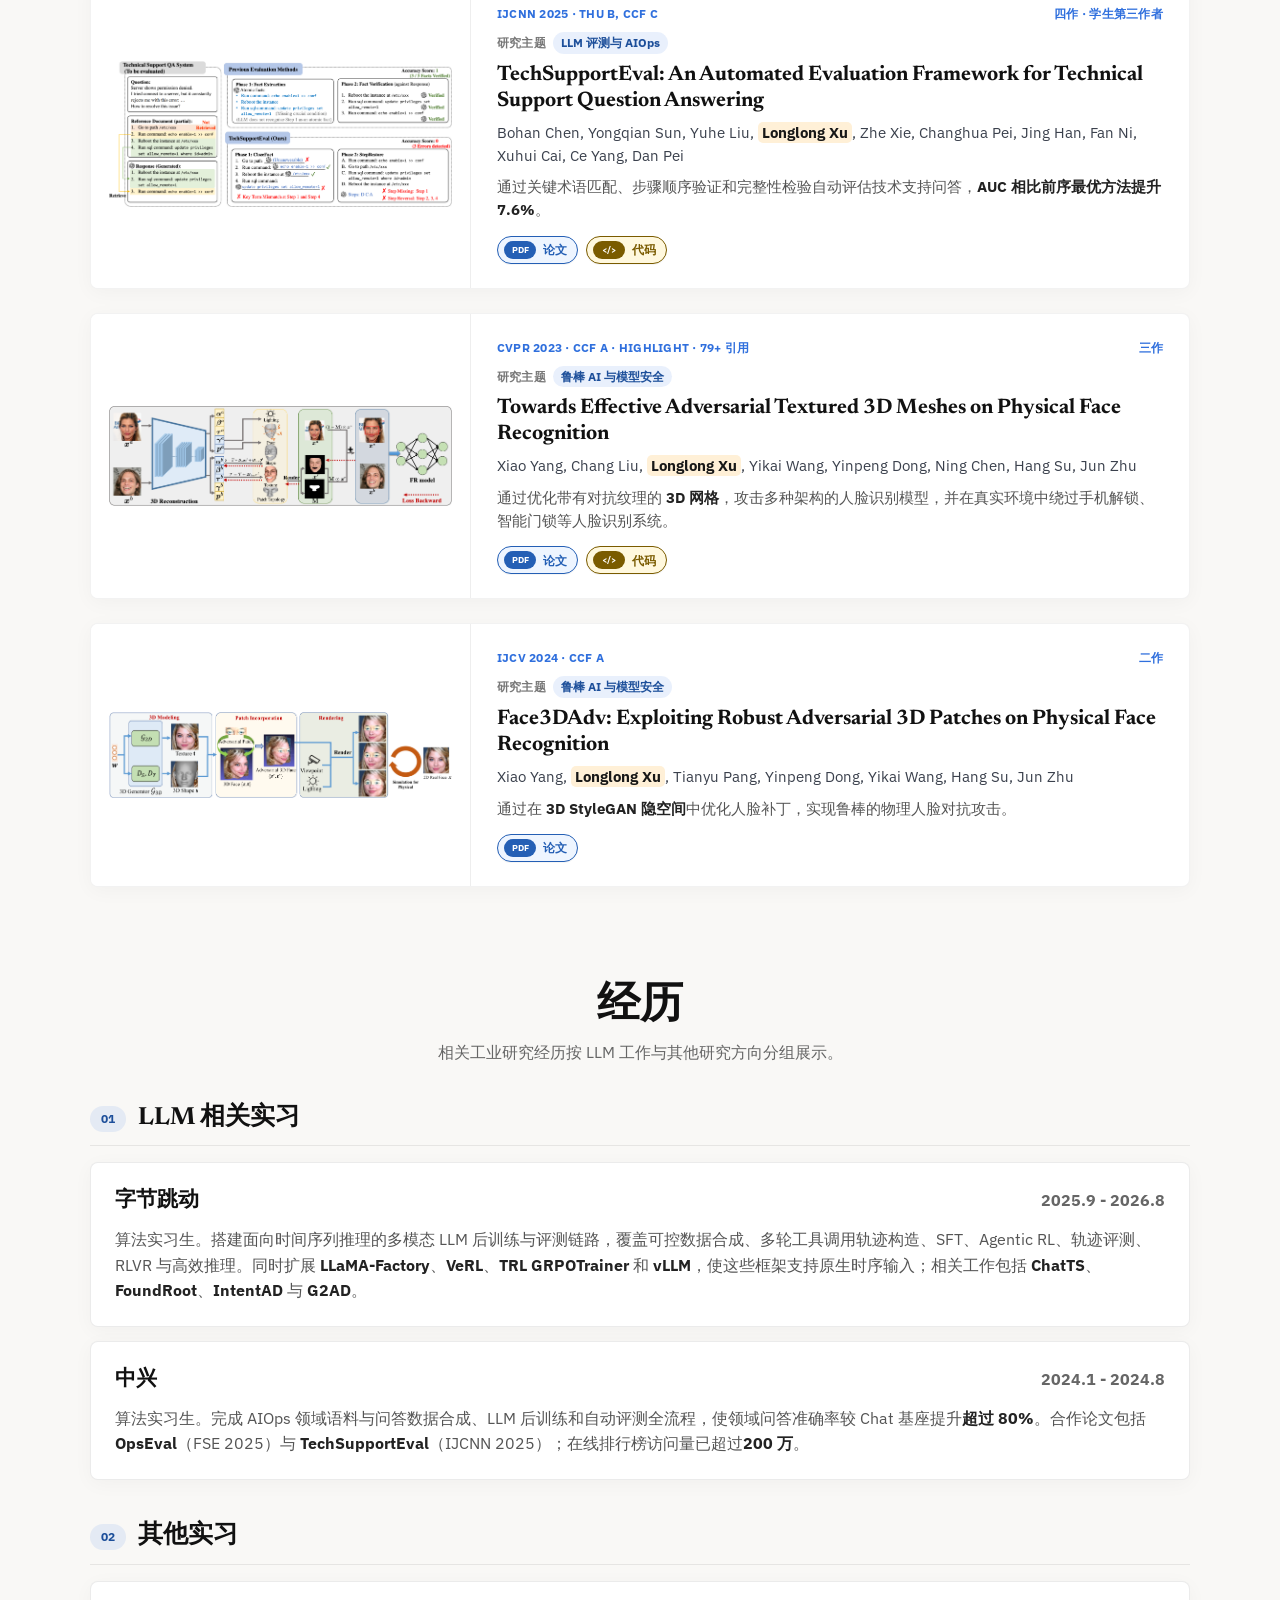
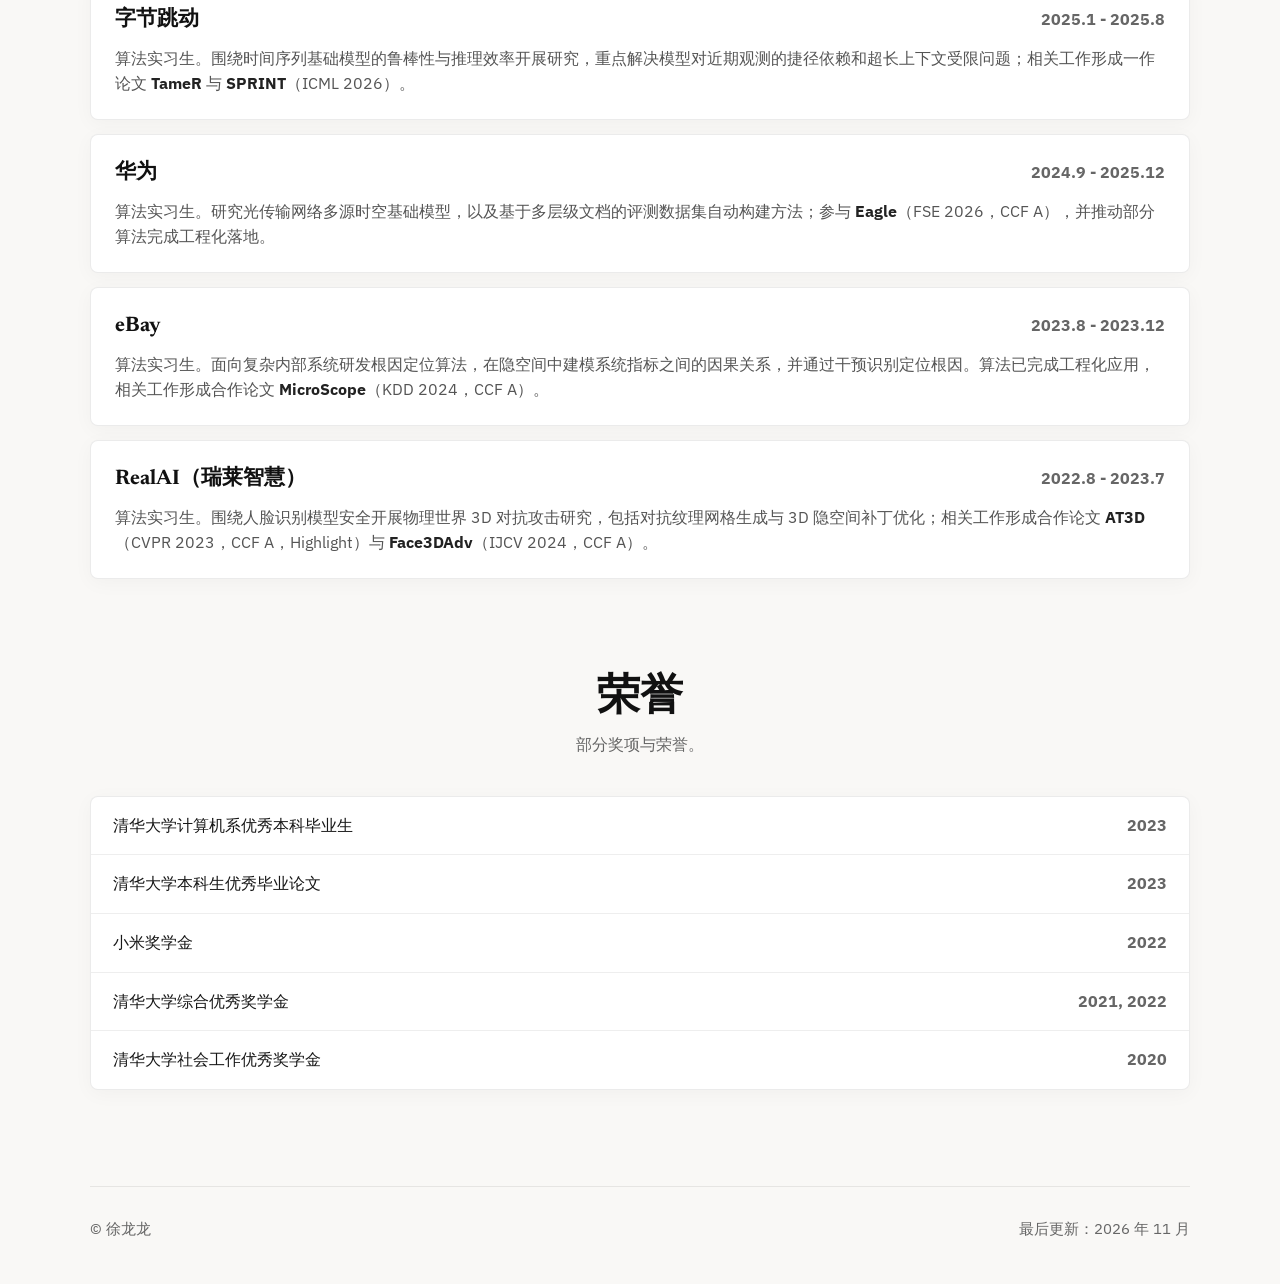
<file: zh.html>
<!doctype html>
<html lang="zh-Hans">
  <head>
    <meta charset="utf-8" />
    <meta name="viewport" content="width=device-width, initial-scale=1" />
    <title>徐龙龙 - 主页</title>
    <meta
      name="description"
      content="徐龙龙，清华大学计算机系博士生，研究 LLM 后训练、Agentic RL、多模态 LLM 对齐与推理及其在智能运维中的应用。"
    />
    <link rel="preconnect" href="https://fonts.googleapis.com" />
    <link rel="preconnect" href="https://fonts.gstatic.com" crossorigin />
    <link href="https://fonts.googleapis.com/css2?family=IBM+Plex+Sans:wght@400;500;600;700&amp;family=Newsreader:opsz,wght@6..72,600;6..72,700;6..72,800&amp;display=swap" rel="stylesheet" />
    <link rel="stylesheet" href="styles.css?v=20260830-3" />
  </head>
  <body>
    <header class="site-header">
      <div class="nav-shell">
        <a class="brand" href="#top" aria-label="徐龙龙主页">徐龙龙</a>
        <nav class="nav" aria-label="主导航">
          <a href="#research">研究</a>
          <a href="#news">动态</a>
          <a href="#publications">成果</a>
          <a href="#experience">经历</a>
          <a href="#honors">荣誉</a>
          <a class="lang-link" href="index.html">English</a>
        </nav>
      </div>
    </header>

    <main id="top" class="container">
      <section class="hero">
        <div class="hero-text">
          <span class="hero-subtitle">清华大学 · 计算机科学与技术系博士生</span>
          <h1>徐龙龙</h1>
          <p class="hero-bio">
            我是<strong class="highlight">清华大学</strong>计算机科学与技术系博士生，目前在
            <a href="https://netman.aiops.org/"><strong>NetMan Lab</strong></a> 开展研究，导师为
            <a href="https://netman.aiops.org/~peidan/"><strong>裴丹教授</strong></a>。我的研究聚焦于<strong class="highlight">LLM 后训练</strong>、<strong class="highlight">Agentic RL</strong>、<strong class="highlight">多模态 LLM 对齐与推理</strong>，及其在<strong class="highlight">智能运维</strong>中的应用。
          </p>
          <p class="hero-bio">
            我近期主要研究<strong class="highlight">面向时间序列异常检测的 LLM 后训练</strong>，围绕用户意图对齐、记忆检索、多轮工具调用与 VLM 主动感知，提升模型在复杂异常检测任务中的推理与决策能力。在此过程中，我进一步关注到策略更新与轨迹生成不同步带来的 Off-Policy 问题，并将研究拓展至<strong class="highlight">面向 LLM 后训练与长程 Agentic RL 的 Off-Policy 优化</strong>，重点缓解策略滞后与历史轨迹偏移对训练的影响。
          </p>
          <p class="hero-bio">
            我于 2023 年获得<strong class="highlight">清华大学</strong>计算机科学与技术学士学位，曾在<strong>字节跳动</strong>、<strong>华为</strong>、<strong>中兴</strong>、<strong>eBay</strong> 和<strong>瑞莱智慧</strong>开展算法研究实习。已以第一作者发表<strong class="highlight">两篇 ICML 2026 论文</strong>，另有<strong class="highlight">一篇第一作者论文获 ICSE 2027 接收</strong>，以及其他第一作者研究工作在投。
          </p>
          <div class="hero-metrics" aria-label="研究亮点">
            <span><strong>2</strong> 篇一作 ICML 论文</span>
            <span><strong>LLM</strong> 后训练与 Agentic RL</span>
            <span><strong>120+</strong> ChatTS 引用</span>
          </div>
          <div class="hero-links" aria-label="个人链接">
            <a class="button primary" href="#publications">查看成果</a>
            <a class="button" href="https://scholar.google.com/citations?user=f_3R4qEAAAAJ&amp;hl=en">Google Scholar</a>
            <a class="button" href="mailto:xull23@mails.tsinghua.edu.cn">联系我</a>
          </div>
        </div>
        <figure class="hero-image">
          <img src="assets/avatar.png" alt="徐龙龙的个人照片。" />
        </figure>
      </section>

      <section id="research" class="section">
        <div class="section-header research-header">
          <div class="research-copy">
            <h2>研究方向</h2>
            <p>当前研究主要围绕 LLM 后训练、Agentic RL、多模态推理及其在智能运维中的应用展开。</p>
          </div>
        </div>
        <div class="pillars-grid">
          <article class="pillar-card">
            <h3>面向时序异常检测的 LLM 后训练</h3>
            <p>围绕<strong>用户意图对齐与细粒度异常定位</strong>，研究可控轨迹合成、Agentic RL、多轮工具调用和 VLM 主动感知。</p>
            <a class="pillar-link" href="#pub-post-training">查看相关工作 →</a>
          </article>
          <article class="pillar-card">
            <h3>LLM 与 Agentic RL 的 Off-Policy 优化</h3>
            <p>研究 LLM 强化学习和长程 Agentic RL 中由<strong>策略滞后、旧轨迹复用与历史决策累积</strong>引发的 Off-Policy 问题。</p>
            <span class="pillar-status">当前研究方向</span>
          </article>
          <article class="pillar-card">
            <h3>多模态 LLM 对齐与推理</h3>
            <p>研究如何将时间序列作为原生模态接入 LLM，并支持<strong>跨模态对齐、推理与高效部署</strong>，同时构建结构化根因推理能力。</p>
            <a class="pillar-link" href="#pub-multimodal">查看相关工作 →</a>
          </article>
          <article class="pillar-card">
            <h3>LLM 评测与 AIOps</h3>
            <p>面向运维领域构建<strong>高质量评测数据、综合基准与自动评分方法</strong>，提升领域 LLM 的评测可靠性。</p>
            <a class="pillar-link" href="#pub-llm-evaluation">查看相关工作 →</a>
          </article>
        </div>
      </section>

      <section id="news" class="section">
        <div class="section-header">
          <h2>近期动态</h2>
          <p>近期研究进展与论文录用。</p>
        </div>
        <div class="news-box">
          <div class="news-item">
            <span class="news-date">2026.10</span>
            <span class="news-content"><strong>IntentAD</strong> 已被 ICSE 2027 接收。</span>
          </div>
          <div class="news-item">
            <span class="news-date">2026.5</span>
            <span class="news-content"><strong>TameR</strong> 与 <strong>SPRINT</strong> 已被 ICML 2026 接收。</span>
          </div>
          <div class="news-item">
            <span class="news-date">2026.4</span>
            <span class="news-content"><strong>Eagle</strong> 已被 FSE 2026 接收；该工作面向运维文档自动生成高质量评测问题。</span>
          </div>
          <div class="news-item">
            <span class="news-date">2026.1</span>
            <span class="news-content"><strong>FoundRoot</strong> 已被 ICSE 2026 接收。</span>
          </div>
          <div class="news-item">
            <span class="news-date">2025</span>
            <span class="news-content"><strong>ChatTS</strong> 与 <strong>OpsEval</strong> 分别被 VLDB 2025 和 FSE 2025 接收。</span>
          </div>
        </div>
      </section>

      <section id="publications" class="section">
        <div class="section-header split">
          <div>
            <h2>代表性工作与成果</h2>
            <p>完整列表见 <a href="https://scholar.google.com/citations?user=f_3R4qEAAAAJ&amp;hl=en">Google Scholar</a>。</p>
          </div>
          <a class="section-action" href="https://scholar.google.com/citations?user=f_3R4qEAAAAJ&amp;hl=en">查看完整列表 →</a>
        </div>

        <div class="paper-list">
          <article class="paper-card" id="pub-post-training">
            <div class="card-thumb"><img src="assets/publications/generated/intentad.png" alt="IntentAD 整体方法图：意图对齐推理、记忆检索与两阶段训练。" /></div>
            <div class="card-content">
              <div class="meta-row"><span>ICSE 2027 · CCF A · 已录用</span><span>第一作者</span></div>
              <p class="focus-line"><span>研究主题</span><a href="#research">面向时序异常检测的 LLM 后训练</a></p>
              <h3>IntentAD：业务意图对齐的 KPI 异常检测 Agent</h3>
              <p class="authors"><strong class="me">Longlong Xu</strong>, et al.</p>
              <p class="paper-desc">以<strong>意图解析、记忆检索和工具执行</strong>构成多步 Agent 决策链，并通过 <strong>Agentic RL</strong> 提升模型遵循业务意图和完成多步决策的能力；已部署于字节实际开发环境。</p>
            </div>
          </article>

          <article class="paper-card" id="pub-active-perception">
            <div class="card-thumb tone-purple"><span>主动<br />感知</span></div>
            <div class="card-content">
              <div class="meta-row"><span>论文在投</span><span>第一作者</span></div>
              <p class="focus-line"><span>研究主题</span><a href="#research">面向时序异常检测的 LLM 后训练</a></p>
              <h3>G2AD：基于 VLM 主动感知的时间序列异常检测</h3>
              <p class="authors"><strong class="me">Longlong Xu</strong>, et al.</p>
              <p class="paper-desc">以 <strong>Qwen3.5-9B</strong> 为底座构建多轮检查 Agent。模型先从全局视图筛选候选区域，再并行获取高分辨率局部证据，并结合多轮结果逐步精化异常边界、自主判断何时停止；通过可控数据合成与两阶段 <strong>SFT + GRPO</strong> 训练获得主动感知能力。</p>
            </div>
          </article>

          <article class="paper-card" id="pub-long-sequence">
            <div class="card-thumb"><img src="assets/publications/generated/tamer.png" alt="TameR 论文图。" /></div>
            <div class="card-content">
              <div class="meta-row"><span>ICML 2026 · CCF A</span><span>第一作者</span></div>
              <p class="focus-line"><span>研究主题</span><a href="#research">时间序列预测与推理增强</a></p>
              <h3>Taming the Recent-Data Bias: Towards Robust Time Series Forecasting with Global Context</h3>
              <p class="authors"><strong class="me">Longlong Xu</strong>, Zeyan Li, Xiao He, Zhaoyang Yu, Changhua Pei, Zhe Xie, Zijun Dou, Tieying Zhang, Dan Pei</p>
              <p class="paper-desc">首个对近期观测异常保持鲁棒的时间序列预测模型。工作分析了现有模型对近期数据的<strong>捷径依赖</strong>，并结合随机采样的<strong>全局上下文建模</strong>、可学习周期提取与两阶段训练提升预测鲁棒性。</p>
              <p class="pub-links"><a class="link-paper" href="https://netman.aiops.org/wp-content/uploads/2026/05/ICML26_TameR_20260520.pdf">论文</a><a class="link-code" href="https://github.com/NetManAIOps/TameR">代码</a></p>
            </div>
          </article>

          <article class="paper-card">
            <div class="card-thumb"><img src="assets/publications/generated/sprint.png" alt="SPRINT 论文图。" /></div>
            <div class="card-content">
              <div class="meta-row"><span>ICML 2026 · CCF A</span><span>第一作者</span></div>
              <p class="focus-line"><span>研究主题</span><a href="#research">时间序列预测与推理增强</a></p>
              <h3>See More, Forecast Better and Faster: Enhancing Time Series Foundation Models via Inference-Time Plug-and-Play Downsampling</h3>
              <p class="authors"><strong class="me">Longlong Xu</strong>, Zeyan Li, Xiao He, Zhaoyang Yu, Dazhong Wen, Mingze Sun, Changhua Pei, Dan Pei</p>
              <p class="paper-desc">提出<strong>无需训练的推理时增强框架</strong>，利用降采样与样条插值扩展基础模型可利用的上下文长度；预测精度提升 <strong>19%</strong>，同时将峰值显存和推理时间分别降至原来的 <strong>1/6.4</strong> 与 <strong>1/16.9</strong>。</p>
              <p class="pub-links"><a class="link-paper" href="https://netman.aiops.org/wp-content/uploads/2026/05/ICML26_SPRINT_20260522.pdf">论文</a><a class="link-code" href="https://github.com/NetManAIOps/SPRINT">代码</a></p>
            </div>
          </article>

          <article class="paper-card">
            <div class="card-thumb"><img src="assets/publications/generated/latentscope.png" alt="MicroScope 根因定位框架图。" /></div>
            <div class="card-content">
              <div class="meta-row"><span>KDD 2024 · CCF A</span><span>共同作者 · 学生第三作者</span></div>
              <p class="focus-line"><span>研究主题</span><a href="#research">AIOps 根因定位</a></p>
              <h3>Microservice Root Cause Analysis With Limited Observability Through Intervention Recognition in the Latent Space</h3>
              <p class="authors">Zhe Xie, Shenglin Zhang, Yitong Geng, Yao Zhang, Minghua Ma, Xiaohui Nie, Zhenhe Yao, <strong class="me">Longlong Xu</strong>, Yongqian Sun, Wentao Li, Dan Pei</p>
              <p class="paper-desc"><strong>MicroScope</strong> 面向复杂内部系统，在隐空间中建模系统指标之间的因果关系，并通过干预识别定位根因；算法已完成工程化应用。</p>
              <p class="pub-links"><a class="link-paper" href="https://netman.aiops.org/wp-content/uploads/2024/07/LatentScope_CameraReady_final.pdf">论文</a><a class="link-code" href="https://github.com/NetManAIOps/LatentScope">代码</a></p>
            </div>
          </article>

          <article class="paper-card">
            <div class="card-thumb"><img src="assets/publications/generated/foundroot.png" alt="FoundRoot 结构化深度思考框架图。" /></div>
            <div class="card-content">
              <div class="meta-row"><span>ICSE 2026 · CCF A</span><span>共同作者 · 学生第二作者</span></div>
              <p class="focus-line"><span>研究主题</span><a href="#research">多模态 LLM 对齐与推理</a></p>
              <h3>FoundRoot: Towards Foundation Model for Root Cause Analysis via Structured Deep Thinking</h3>
              <p class="authors">Zhe Xie, Zeyan Li, Xiao He, Shenglin Zhang, <strong class="me">Longlong Xu</strong>, Yuzhuo Yang, Tieying Zhang, Jianjun Chen, Rui Shi, Dan Pei</p>
              <p class="paper-desc">首批面向故障诊断推理的 LLM 基础模型之一。该工作将多模态语义特征、异常波动与传播关系组织为<strong>结构化推理链路</strong>，并通过 <strong>GRPO + RLVR</strong> 提升模型在未见故障类型上的泛化能力与可解释性。</p>
              <p class="pub-links"><a class="link-paper" href="https://netman.aiops.org/wp-content/uploads/2026/01/foundroot_camera_ready.pdf">论文</a></p>
            </div>
          </article>

          <article class="paper-card" id="pub-multimodal">
            <div class="card-thumb"><img src="assets/publications/generated/chatts.png" alt="ChatTS 时间序列多模态大语言模型框架图。" /></div>
            <div class="card-content">
              <div class="meta-row"><span>VLDB 2025 · CCF A · 120+ 引用</span><span>四作 · 学生第二作者</span></div>
              <p class="focus-line"><span>研究主题</span><a href="#research">多模态 LLM 对齐与推理</a></p>
              <h3>ChatTS: Aligning Time Series with LLMs via Synthetic Data for Enhanced Understanding and Reasoning</h3>
              <p class="authors">Zhe Xie, Zeyan Li, Xiao He, <strong class="me">Longlong Xu</strong>, Xidao Wen, Tieying Zhang, Jianjun Chen, Rui Shi, Dan Pei</p>
              <p class="paper-desc">首个将<strong>时间序列作为原生新模态接入 LLM</strong> 的多模态模型。该工作通过 SFT 实现跨模态对齐，并扩展 vLLM 以支持新模态的高效推理；截至 2026.8，项目已获 <strong>470+ GitHub Stars</strong>、<strong>120+ 引用</strong>与<strong>超过 2 万次模型下载</strong>。</p>
              <p class="pub-links"><a class="link-paper" href="https://netman.aiops.org/wp-content/uploads/2025/05/VLDB_2025_Camera_Ready-1.pdf">论文</a><a class="link-code" href="https://github.com/NetManAIOps/ChatTS">代码</a><a class="link-demo" href="https://huggingface.co/spaces/xiezhe22/ChatTS">Demo</a><a class="link-model" href="https://huggingface.co/bytedance-research/ChatTS-14B">模型</a></p>
            </div>
          </article>

          <article class="paper-card" id="pub-llm-evaluation">
            <div class="card-thumb"><img src="assets/publications/generated/opseval.png" alt="OpsEval 评测框架图。" /></div>
            <div class="card-content">
              <div class="meta-row"><span>FSE 2025 · CCF A</span><span>三作 · 学生第二作者</span></div>
              <p class="focus-line"><span>研究主题</span><a href="#research">LLM 评测与 AIOps</a></p>
              <h3>OpsEval: A Comprehensive Benchmark Suite for Evaluating Large Language Models' Capability in IT Operations Domain</h3>
              <p class="authors">Yuhe Liu, Changhua Pei, <strong class="me">Longlong Xu</strong>, Bohan Chen, Mingze Sun, Zhirui Zhang, Yongqian Sun, Shenglin Zhang, Kun Wang, Haiming Zhang, Jianhui Li, Gaogang Xie, Xidao Wen, Xiaohui Nie, Minghua Ma, Dan Pei</p>
              <p class="paper-desc">面向 AIOps 领域构建综合评估基准，包含 <strong>9,000+ 问答</strong>，覆盖 8 个子领域与多种评测范式；同时提出与专家判断对齐的问答评分指标 <strong>FAE-Score</strong>。</p>
              <p class="pub-links"><a class="link-paper" href="https://netman.aiops.org/wp-content/uploads/2025/04/OpsEval_FSE_0421.pdf">论文</a><a class="link-leaderboard" href="https://opseval.cstcloud.cn/v2">排行榜</a><a class="link-data" href="https://github.com/NetManAIOps/OpsEval-Datasets">数据集</a></p>
            </div>
          </article>

          <article class="paper-card">
            <div class="card-thumb"><img src="assets/publications/generated/eagle.png" alt="Eagle 基准问题生成框架图。" /></div>
            <div class="card-content">
              <div class="meta-row"><span>FSE 2026 · CCF A</span><span>四作 · 学生第三作者</span></div>
              <p class="focus-line"><span>研究主题</span><a href="#research">LLM 评测与 AIOps</a></p>
              <h3>Eagle: Leveraging Operations Documents for Comprehensive Benchmark Question Generation</h3>
              <p class="authors">Yuhe Liu, Changhua Pei, Hang Wang, <strong class="me">Longlong Xu</strong>, Xiaogang Dong, Zhen Feng, Li Zheng, Kehang Ji, Dan Pei</p>
              <p class="paper-desc">面向<strong>多层级运维文档</strong>自动构建评测数据集。该框架结合种子数据合成、分层文档召回与一致性验证，提升评测数据的专业性和证据可追溯性；已部署于华为实际开发环境。</p>
              <p class="pub-links"><a class="link-paper" href="https://netman.aiops.org/wp-content/uploads/2026/04/Eagle__FSE_indu_camera_ready_0326.pdf">论文</a><a class="link-code" href="https://github.com/NickLennonLiu/eagle_code">代码</a><a class="link-data" href="https://github.com/NickLennonLiu/eagle_data">数据集</a></p>
            </div>
          </article>

          <article class="paper-card">
            <div class="card-thumb"><img src="assets/publications/generated/techsupporteval.png" alt="TechSupportEval 对比实验图。" /></div>
            <div class="card-content">
              <div class="meta-row"><span>IJCNN 2025 · THU B, CCF C</span><span>四作 · 学生第三作者</span></div>
              <p class="focus-line"><span>研究主题</span><a href="#research">LLM 评测与 AIOps</a></p>
              <h3>TechSupportEval: An Automated Evaluation Framework for Technical Support Question Answering</h3>
              <p class="authors">Bohan Chen, Yongqian Sun, Yuhe Liu, <strong class="me">Longlong Xu</strong>, Zhe Xie, Changhua Pei, Jing Han, Fan Ni, Xuhui Cai, Ce Yang, Dan Pei</p>
              <p class="paper-desc">通过关键术语匹配、步骤顺序验证和完整性检验自动评估技术支持问答，<strong>AUC 相比前序最优方法提升 7.6%</strong>。</p>
              <p class="pub-links"><a class="link-paper" href="https://netman.aiops.org/wp-content/uploads/2025/09/TechSupportEval.pdf">论文</a><a class="link-code" href="https://github.com/NetManAIOps/TechSupportEval">代码</a></p>
            </div>
          </article>

          <article class="paper-card" id="pub-robust-ai">
            <div class="card-thumb"><img src="assets/publications/generated/at3d.png" alt="对抗纹理 3D 网格框架图。" /></div>
            <div class="card-content">
              <div class="meta-row"><span>CVPR 2023 · CCF A · Highlight · 79+ 引用</span><span>三作</span></div>
              <p class="focus-line"><span>研究主题</span><a href="#research">鲁棒 AI 与模型安全</a></p>
              <h3>Towards Effective Adversarial Textured 3D Meshes on Physical Face Recognition</h3>
              <p class="authors">Xiao Yang, Chang Liu, <strong class="me">Longlong Xu</strong>, Yikai Wang, Yinpeng Dong, Ning Chen, Hang Su, Jun Zhu</p>
              <p class="paper-desc">通过优化带有对抗纹理的 <strong>3D 网格</strong>，攻击多种架构的人脸识别模型，并在真实环境中绕过手机解锁、智能门锁等人脸识别系统。</p>
              <p class="pub-links"><a class="link-paper" href="https://arxiv.org/pdf/2303.15818">论文</a><a class="link-code" href="https://github.com/thu-ml/AT3D">代码</a></p>
            </div>
          </article>

          <article class="paper-card">
            <div class="card-thumb"><img src="assets/publications/generated/face3dadv.png" alt="Face3DAdv 物理攻击框架图。" /></div>
            <div class="card-content">
              <div class="meta-row"><span>IJCV 2024 · CCF A</span><span>二作</span></div>
              <p class="focus-line"><span>研究主题</span><a href="#research">鲁棒 AI 与模型安全</a></p>
              <h3>Face3DAdv: Exploiting Robust Adversarial 3D Patches on Physical Face Recognition</h3>
              <p class="authors">Xiao Yang, <strong class="me">Longlong Xu</strong>, Tianyu Pang, Yinpeng Dong, Yikai Wang, Hang Su, Jun Zhu</p>
              <p class="paper-desc">通过在 <strong>3D StyleGAN 隐空间</strong>中优化人脸补丁，实现鲁棒的物理人脸对抗攻击。</p>
              <p class="pub-links"><a class="link-paper" href="https://link.springer.com/article/10.1007/s11263-024-02177-6">论文</a></p>
            </div>
          </article>
        </div>
      </section>

      <section id="experience" class="section">
        <div class="section-header">
          <h2>经历</h2>
          <p>相关工业研究经历按 LLM 工作与其他研究方向分组展示。</p>
        </div>
        <div class="experience-groups">
          <section class="experience-group" aria-labelledby="experience-llm">
            <h3 class="experience-group-title" id="experience-llm"><span>01</span> LLM 相关实习</h3>
            <div class="experience-list">
              <article>
                <div class="row-heading"><h3>字节跳动</h3><span>2025.9 - 2026.8</span></div>
                <p>算法实习生。搭建面向时间序列推理的多模态 LLM 后训练与评测链路，覆盖可控数据合成、多轮工具调用轨迹构造、SFT、Agentic RL、轨迹评测、RLVR 与高效推理。同时扩展 <strong>LLaMA-Factory</strong>、<strong>VeRL</strong>、<strong>TRL GRPOTrainer</strong> 和 <strong>vLLM</strong>，使这些框架支持原生时序输入；相关工作包括 <strong>ChatTS</strong>、<strong>FoundRoot</strong>、<strong>IntentAD</strong> 与 <strong>G2AD</strong>。</p>
              </article>
              <article>
                <div class="row-heading"><h3>中兴</h3><span>2024.1 - 2024.8</span></div>
                <p>算法实习生。完成 AIOps 领域语料与问答数据合成、LLM 后训练和自动评测全流程，使领域问答准确率较 Chat 基座提升<strong>超过 80%</strong>。合作论文包括 <strong>OpsEval</strong>（FSE 2025）与 <strong>TechSupportEval</strong>（IJCNN 2025）；在线排行榜访问量已超过<strong>200 万</strong>。</p>
              </article>
            </div>
          </section>

          <section class="experience-group" aria-labelledby="experience-other">
            <h3 class="experience-group-title" id="experience-other"><span>02</span> 其他实习</h3>
            <div class="experience-list">
              <article>
                <div class="row-heading"><h3>字节跳动</h3><span>2025.1 - 2025.8</span></div>
                <p>算法实习生。围绕时间序列基础模型的鲁棒性与推理效率开展研究，重点解决模型对近期观测的捷径依赖和超长上下文受限问题；相关工作形成一作论文 <strong>TameR</strong> 与 <strong>SPRINT</strong>（ICML 2026）。</p>
              </article>
              <article>
                <div class="row-heading"><h3>华为</h3><span>2024.9 - 2025.12</span></div>
                <p>算法实习生。研究光传输网络多源时空基础模型，以及基于多层级文档的评测数据集自动构建方法；参与 <strong>Eagle</strong>（FSE 2026，CCF A），并推动部分算法完成工程化落地。</p>
              </article>
              <article>
                <div class="row-heading"><h3>eBay</h3><span>2023.8 - 2023.12</span></div>
                <p>算法实习生。面向复杂内部系统研发根因定位算法，在隐空间中建模系统指标之间的因果关系，并通过干预识别定位根因。算法已完成工程化应用，相关工作形成合作论文 <strong>MicroScope</strong>（KDD 2024，CCF A）。</p>
              </article>
              <article>
                <div class="row-heading"><h3>RealAI（瑞莱智慧）</h3><span>2022.8 - 2023.7</span></div>
                <p>算法实习生。围绕人脸识别模型安全开展物理世界 3D 对抗攻击研究，包括对抗纹理网格生成与 3D 隐空间补丁优化；相关工作形成合作论文 <strong>AT3D</strong>（CVPR 2023，CCF A，Highlight）与 <strong>Face3DAdv</strong>（IJCV 2024，CCF A）。</p>
              </article>
            </div>
          </section>
        </div>
      </section>

      <section id="honors" class="section">
        <div class="section-header">
          <h2>荣誉</h2>
          <p>部分奖项与荣誉。</p>
        </div>
        <ul class="honors-list">
          <li><span>清华大学计算机系优秀本科毕业生</span><time>2023</time></li>
          <li><span>清华大学本科生优秀毕业论文</span><time>2023</time></li>
          <li><span>小米奖学金</span><time>2022</time></li>
          <li><span>清华大学综合优秀奖学金</span><time>2021, 2022</time></li>
          <li><span>清华大学社会工作优秀奖学金</span><time>2020</time></li>
        </ul>
      </section>
    </main>

    <footer class="footer">
      <span>© 徐龙龙</span>
      <span>最后更新：2026 年 11 月</span>
    </footer>
    <script defer src="assets/analytics.js?v=20260609-1"></script>
  </body>
</html>
</file>
<file: styles.css>
:root {
  color-scheme: light;
  --bg: #f9f8f6;
  --surface: #ffffff;
  --ink: #171717;
  --muted: #585858;
  --soft: #f1efeb;
  --line: rgba(0, 0, 0, 0.08);
  --accent: #2f6fdd;
  --accent-dark: #1d4f9a;
  --amber: #9a6417;
  --shadow-sm: 0 4px 20px rgba(0, 0, 0, 0.035);
  --shadow-hover: 0 14px 44px rgba(0, 0, 0, 0.08);
}

* {
  box-sizing: border-box;
}

html {
  scroll-behavior: smooth;
}

body {
  margin: 0;
  background: var(--bg);
  color: var(--ink);
  font-family: "IBM Plex Sans", ui-sans-serif, system-ui, -apple-system, BlinkMacSystemFont, "Segoe UI", sans-serif;
  line-height: 1.6;
}

a {
  color: inherit;
  text-decoration: none;
  transition: color 0.18s ease, border-color 0.18s ease, background 0.18s ease, transform 0.18s ease, box-shadow 0.18s ease;
}

.hero-bio a,
.section-header p a {
  color: var(--accent-dark);
  text-decoration: underline;
  text-decoration-thickness: 0.08em;
  text-underline-offset: 0.18em;
}

h1,
h2,
h3,
p {
  margin-top: 0;
}

h1,
h2,
h3 {
  color: #111111;
  font-family: Newsreader, Georgia, serif;
  letter-spacing: 0;
}

.container {
  width: min(1100px, calc(100% - 40px));
  margin: 0 auto;
}

.site-header {
  position: sticky;
  top: 0;
  z-index: 100;
  background: rgba(255, 255, 255, 0.9);
  border-bottom: 1px solid var(--line);
  backdrop-filter: blur(10px);
}

.nav-shell {
  display: flex;
  align-items: center;
  justify-content: space-between;
  gap: 24px;
  width: min(1100px, calc(100% - 40px));
  margin: 0 auto;
  padding: 15px 0;
}

.brand {
  color: var(--ink);
  font-weight: 800;
  white-space: nowrap;
}

.nav {
  display: flex;
  flex-wrap: wrap;
  justify-content: flex-end;
  gap: 16px 24px;
  font-size: 0.95rem;
}

.nav a {
  color: #444444;
  font-weight: 600;
}

.nav a:hover {
  color: var(--accent);
}

.lang-link {
  padding: 2px 9px;
  border: 1px solid var(--line);
  border-radius: 8px;
  background: var(--surface);
}

.hero {
  display: flex;
  align-items: center;
  gap: 56px;
  min-height: 680px;
  padding: 72px 0 82px;
}

.hero-text {
  flex: 1.5;
}

.hero-subtitle {
  display: block;
  margin-bottom: 14px;
  color: #666666;
  font-size: 1.1rem;
  font-weight: 600;
}

.hero h1 {
  margin-bottom: 18px;
  font-size: 4.05rem;
  line-height: 1.05;
}

.hero-bio {
  max-width: 690px;
  margin-bottom: 16px;
  color: var(--muted);
  font-size: 1.02rem;
}

.highlight {
  display: inline;
  padding: 0 0.16em;
  border-radius: 4px;
  background: rgba(47, 111, 221, 0.1);
  color: #182848;
  font-weight: 850;
}

.hero-links {
  display: flex;
  flex-wrap: wrap;
  gap: 12px;
  margin-top: 30px;
}

.hero-metrics {
  display: flex;
  flex-wrap: wrap;
  gap: 10px;
  margin-top: 24px;
}

.hero-metrics span {
  display: inline-flex;
  align-items: baseline;
  gap: 7px;
  min-height: 38px;
  padding: 6px 12px;
  border: 1px solid rgba(47, 111, 221, 0.16);
  border-radius: 8px;
  background: rgba(255, 255, 255, 0.78);
  color: #4c5665;
  font-size: 0.86rem;
  font-weight: 720;
  box-shadow: 0 3px 14px rgba(20, 26, 32, 0.035);
}

.hero-metrics strong {
  color: var(--accent-dark);
  font-size: 1.04rem;
  font-weight: 850;
}

.button {
  display: inline-flex;
  align-items: center;
  justify-content: center;
  min-height: 42px;
  padding: 0 18px;
  border: 1px solid #dddddd;
  border-radius: 8px;
  background: var(--surface);
  color: #333333;
  font-size: 0.92rem;
  font-weight: 750;
}

.button.primary {
  background: var(--ink);
  border-color: var(--ink);
  color: #ffffff;
}

.button:hover {
  border-color: #333333;
  transform: translateY(-2px);
}

.button.primary:hover {
  background: #333333;
}

.hero-image {
  flex: 1;
  max-width: 330px;
  margin: 0;
  border: 4px solid #ffffff;
  border-radius: 28px;
  background: var(--surface);
  box-shadow: var(--shadow-hover);
  overflow: hidden;
}

.hero-image img {
  display: block;
  width: 100%;
  height: auto;
  aspect-ratio: 1 / 1;
  object-fit: cover;
}

.research-header {
  display: flex;
  align-items: center;
  justify-content: space-between;
  gap: 34px;
  max-width: none;
  text-align: left;
}

.research-copy {
  flex: 1;
  min-width: 0;
}

.research-copy h2 {
  margin-bottom: 10px;
}

.section {
  margin-bottom: 96px;
  scroll-margin-top: 88px;
}

.section-header {
  max-width: 760px;
  margin: 0 auto 38px;
  text-align: center;
}

.section-header.split {
  display: flex;
  align-items: end;
  justify-content: space-between;
  gap: 28px;
  max-width: none;
  text-align: left;
}

.section-header h2 {
  margin-bottom: 10px;
  font-size: 2.7rem;
  line-height: 1.1;
}

.section-header p {
  margin-bottom: 0;
  color: #666666;
  font-size: 1rem;
}

.section-action,
.pillar-link {
  color: var(--accent);
  font-size: 0.92rem;
  font-weight: 800;
  white-space: nowrap;
}

.pillar-status {
  display: inline-flex;
  align-items: center;
  min-height: 26px;
  padding: 3px 10px;
  border: 1px solid rgba(0, 0, 0, 0.07);
  border-radius: 999px;
  background: #f6f5f2;
  color: #6a6f77;
  font-size: 0.78rem;
  font-weight: 800;
  letter-spacing: 0.02em;
}

.section-action:hover,
.pillar-link:hover {
  color: var(--accent-dark);
  text-decoration: underline;
  text-underline-offset: 0.18em;
}

.pillars-grid {
  display: grid;
  grid-template-columns: repeat(auto-fit, minmax(230px, 1fr));
  gap: 24px;
}

.pillar-card {
  min-height: 240px;
  padding: 32px 24px;
  border: 1px solid rgba(0, 0, 0, 0.05);
  border-radius: 8px;
  background: var(--surface);
  box-shadow: var(--shadow-sm);
  text-align: center;
}

.pillar-card:hover,
.paper-card:hover,
.experience-list article:hover {
  box-shadow: var(--shadow-hover);
  transform: translateY(-3px);
}

.pillar-card h3 {
  margin-bottom: 14px;
  font-size: 1.45rem;
  line-height: 1.2;
}

.pillar-card p {
  margin-bottom: 24px;
  color: #666666;
  font-size: 0.96rem;
}

.news-box,
.experience-list article,
.honors-list {
  border: 1px solid var(--line);
  border-radius: 8px;
  background: var(--surface);
  box-shadow: var(--shadow-sm);
}

.news-box {
  padding: 30px;
}

.news-item {
  display: flex;
  gap: 22px;
  padding: 16px 0;
  border-bottom: 1px solid #eeeeee;
}

.news-item:first-child {
  padding-top: 0;
}

.news-item:last-child {
  padding-bottom: 0;
  border-bottom: 0;
}

.news-date {
  flex: 0 0 96px;
  color: var(--accent);
  font-size: 0.84rem;
  font-weight: 850;
  letter-spacing: 0.02em;
  text-transform: uppercase;
}

.news-content {
  color: #444444;
  font-size: 0.96rem;
}

.paper-list {
  display: grid;
  gap: 24px;
}

.paper-card {
  display: flex;
  min-height: 204px;
  border: 1px solid rgba(0, 0, 0, 0.05);
  border-radius: 8px;
  background: var(--surface);
  box-shadow: var(--shadow-sm);
  overflow: hidden;
  scroll-margin-top: 96px;
}

.card-thumb {
  display: flex;
  flex: 0 0 380px;
  align-items: center;
  justify-content: center;
  min-height: 228px;
  padding: 18px;
  border-right: 1px solid #eeeeee;
  background: #ffffff;
  color: #ffffff;
  text-align: center;
}

.card-thumb img {
  display: block;
  width: 100%;
  height: 190px;
  object-fit: contain;
}

.card-thumb span {
  display: block;
  font-family: Newsreader, Georgia, serif;
  font-size: 1.55rem;
  font-weight: 850;
  line-height: 1.12;
}

.tone-blue {
  background: #315f9d;
}

.tone-purple {
  background: #6a4f8f;
}

.tone-slate {
  background: #45515f;
}

.tone-green {
  background: #3f6f4b;
}

.tone-amber {
  background: #9a6417;
}

.tone-rose {
  background: #9b4a5a;
}

.default-thumb {
  background: #f7f4ee;
}

.card-content {
  flex: 1;
  min-width: 0;
  padding: 24px 26px;
}

.meta-row {
  display: flex;
  flex-wrap: wrap;
  justify-content: space-between;
  gap: 8px 16px;
  margin-bottom: 8px;
  color: var(--accent);
  font-size: 0.78rem;
  font-weight: 850;
  letter-spacing: 0.02em;
  text-transform: uppercase;
}

.focus-line {
  display: flex;
  flex-wrap: wrap;
  align-items: center;
  gap: 7px;
  margin: 0 0 8px;
  font-size: 0.78rem;
  line-height: 1.4;
}

.focus-line span {
  color: #777777;
  font-weight: 850;
  letter-spacing: 0.02em;
  text-transform: uppercase;
}

.focus-line a {
  padding: 2px 8px;
  border-radius: 999px;
  background: rgba(47, 111, 221, 0.1);
  color: var(--accent-dark);
  font-weight: 850;
}

.paper-card h3 {
  margin-bottom: 8px;
  font-size: 1.32rem;
  line-height: 1.24;
}

.authors {
  margin-bottom: 8px;
  color: #3b414d;
  font-size: 0.94rem;
  line-height: 1.5;
}

.paper-desc {
  margin-bottom: 0;
  color: #555555;
  font-size: 0.95rem;
  line-height: 1.52;
}

.paper-desc strong,
.experience-list strong,
.pillar-card strong {
  color: #222222;
  font-weight: 850;
}

.me {
  display: inline;
  padding: 1px 4px;
  border-radius: 5px;
  background: #fff0d7;
  color: var(--ink);
  font-weight: 850;
}

.pub-links {
  display: flex;
  flex-wrap: wrap;
  gap: 8px;
  margin: 14px 0 0;
}

.pub-links a {
  display: inline-flex;
  align-items: center;
  gap: 7px;
  min-height: 28px;
  padding: 4px 10px 4px 6px;
  border: 1px solid currentColor;
  border-radius: 999px;
  font-size: 0.78rem;
  font-weight: 760;
  line-height: 1;
  letter-spacing: 0;
  box-shadow: 0 1px 0 rgba(20, 26, 32, 0.04);
}

.pub-links a:hover {
  transform: translateY(-1px);
  box-shadow: 0 8px 18px rgba(20, 26, 32, 0.09);
}

.pub-links a::before {
  display: inline-grid;
  min-width: 24px;
  height: 18px;
  padding: 0 4px;
  place-items: center;
  border-radius: 999px;
  color: #ffffff;
  font-size: 0.58rem;
  font-weight: 850;
  line-height: 1;
  letter-spacing: 0;
}

.pub-links .link-paper {
  color: #245fb5;
  background: #eef5ff;
}

.pub-links .link-paper::before {
  content: "PDF";
  background: #245fb5;
}

.pub-links .link-code {
  color: #7a5b00;
  background: #fff8de;
}

.pub-links .link-code::before {
  content: "</>";
  background: #7a5b00;
}

.pub-links .link-data {
  color: #1b7358;
  background: #eefaf5;
}

.pub-links .link-data::before {
  content: "DB";
  background: #1b7358;
}

.pub-links .link-demo {
  color: #9a5420;
  background: #fff3e9;
}

.pub-links .link-demo::before {
  content: "RUN";
  background: #9a5420;
}

.pub-links .link-model {
  color: #7047a4;
  background: #f6f0ff;
}

.pub-links .link-model::before {
  content: "AI";
  background: #7047a4;
}

.pub-links .link-leaderboard {
  color: #9a405d;
  background: #fff0f5;
}

.pub-links .link-leaderboard::before {
  content: "#";
  background: #9a405d;
}

.experience-list {
  display: grid;
  gap: 14px;
}

.experience-groups {
  display: grid;
  gap: 42px;
}

.experience-group {
  scroll-margin-top: 96px;
}

.experience-group-title {
  display: flex;
  align-items: center;
  gap: 12px;
  margin: 0 0 16px;
  padding-bottom: 12px;
  border-bottom: 1px solid var(--line);
  font-size: 1.55rem;
  line-height: 1.2;
}

.experience-group-title span {
  display: inline-grid;
  min-width: 36px;
  height: 26px;
  place-items: center;
  border-radius: 999px;
  background: rgba(47, 111, 221, 0.1);
  color: var(--accent-dark);
  font-family: "IBM Plex Sans", ui-sans-serif, system-ui, sans-serif;
  font-size: 0.72rem;
  font-weight: 850;
  letter-spacing: 0.04em;
}

.experience-list article {
  padding: 22px 24px;
}

.row-heading {
  display: flex;
  align-items: baseline;
  justify-content: space-between;
  gap: 18px;
  margin-bottom: 8px;
}

.row-heading h3 {
  margin: 0;
  font-size: 1.32rem;
}

.row-heading span {
  flex: none;
  color: #666666;
  font-weight: 750;
}

.experience-list p {
  margin-bottom: 0;
  color: #555555;
}

.honors-list {
  display: grid;
  gap: 0;
  padding: 0;
  margin: 0;
  list-style: none;
}

.honors-list li {
  display: flex;
  justify-content: space-between;
  gap: 20px;
  padding: 16px 22px;
  border-bottom: 1px solid #eeeeee;
}

.honors-list li:last-child {
  border-bottom: 0;
}

.honors-list time {
  color: #666666;
  font-weight: 750;
}

.footer {
  display: flex;
  justify-content: space-between;
  gap: 20px;
  width: min(1100px, calc(100% - 40px));
  margin: 0 auto;
  padding: 30px 0 44px;
  border-top: 1px solid var(--line);
  color: #666666;
  font-size: 0.92rem;
}

@media (max-width: 900px) {
  .nav-shell {
    align-items: flex-start;
    flex-direction: column;
  }

  .nav {
    justify-content: flex-start;
  }

  .hero {
    align-items: flex-start;
    flex-direction: column;
    min-height: auto;
    padding: 58px 0 72px;
  }

  .hero h1 {
    font-size: 3.2rem;
  }

  .hero-image {
    max-width: 420px;
  }

  .pillars-grid {
    grid-template-columns: 1fr;
  }

  .section-header.split {
    align-items: flex-start;
    flex-direction: column;
  }

  .research-header {
    align-items: center;
    gap: 22px;
  }

  .paper-card {
    flex-direction: column;
  }

  .card-thumb {
    flex: none;
    width: 100%;
    min-height: 190px;
    border-right: 0;
    border-bottom: 1px solid #eeeeee;
  }

  .card-thumb img {
    height: 154px;
  }
}

@media (max-width: 640px) {
  html {
    scroll-padding-top: 164px;
  }

  .container,
  .nav-shell,
  .footer {
    width: min(100% - 28px, 1100px);
  }

  .hero h1 {
    font-size: 2.7rem;
  }

  .hero-subtitle {
    font-size: 1rem;
  }

  .hero-bio {
    font-size: 1rem;
  }

  .section {
    margin-bottom: 70px;
    scroll-margin-top: 0;
  }

  .experience-groups {
    gap: 34px;
  }

  .experience-group-title {
    font-size: 1.38rem;
  }

  .paper-card {
    scroll-margin-top: 0;
  }

  .section-header h2 {
    font-size: 2.15rem;
  }

  .research-header {
    gap: 14px;
  }

  .news-item,
  .row-heading,
  .honors-list li {
    display: grid;
    grid-template-columns: 1fr;
  }

  .news-date,
  .row-heading span,
  .honors-list time {
    justify-self: start;
  }

  .card-content,
  .news-box,
  .experience-list article,
  .honors-list li {
    padding-left: 18px;
    padding-right: 18px;
  }
}
</file>
